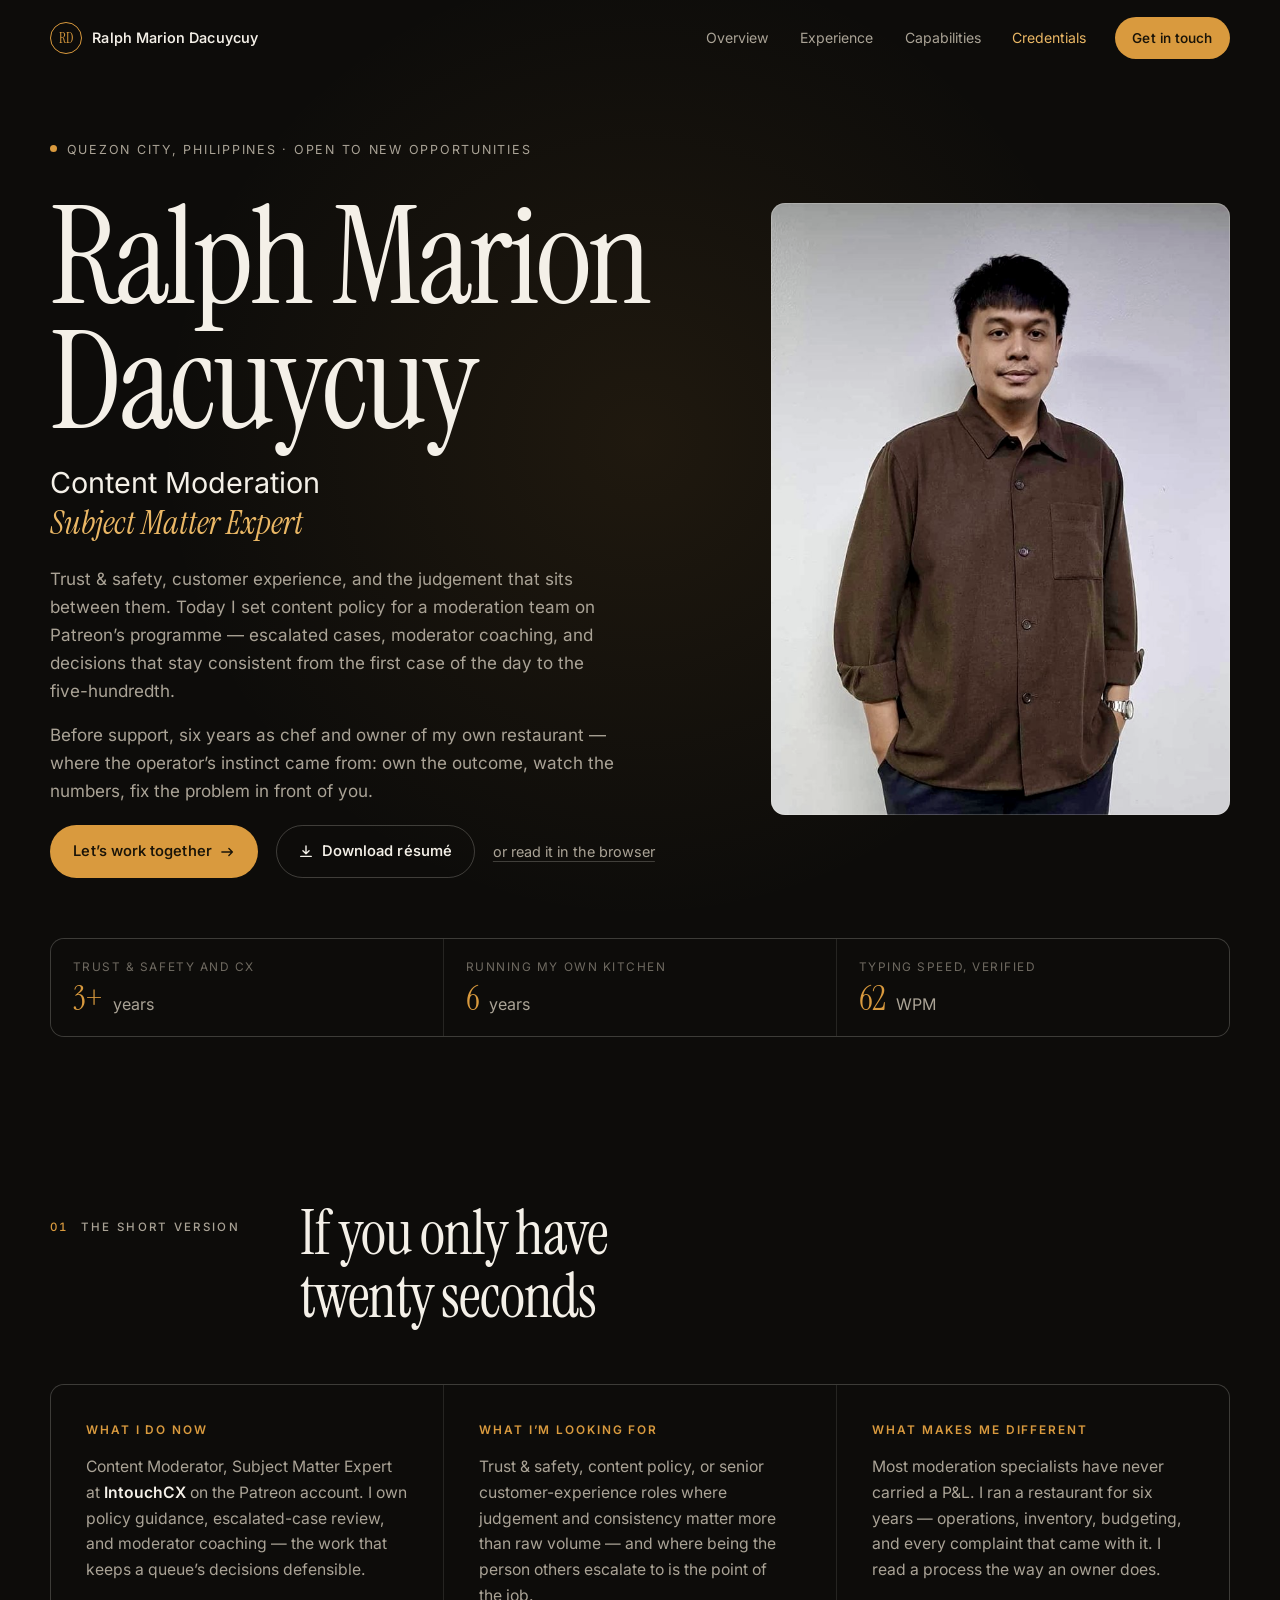
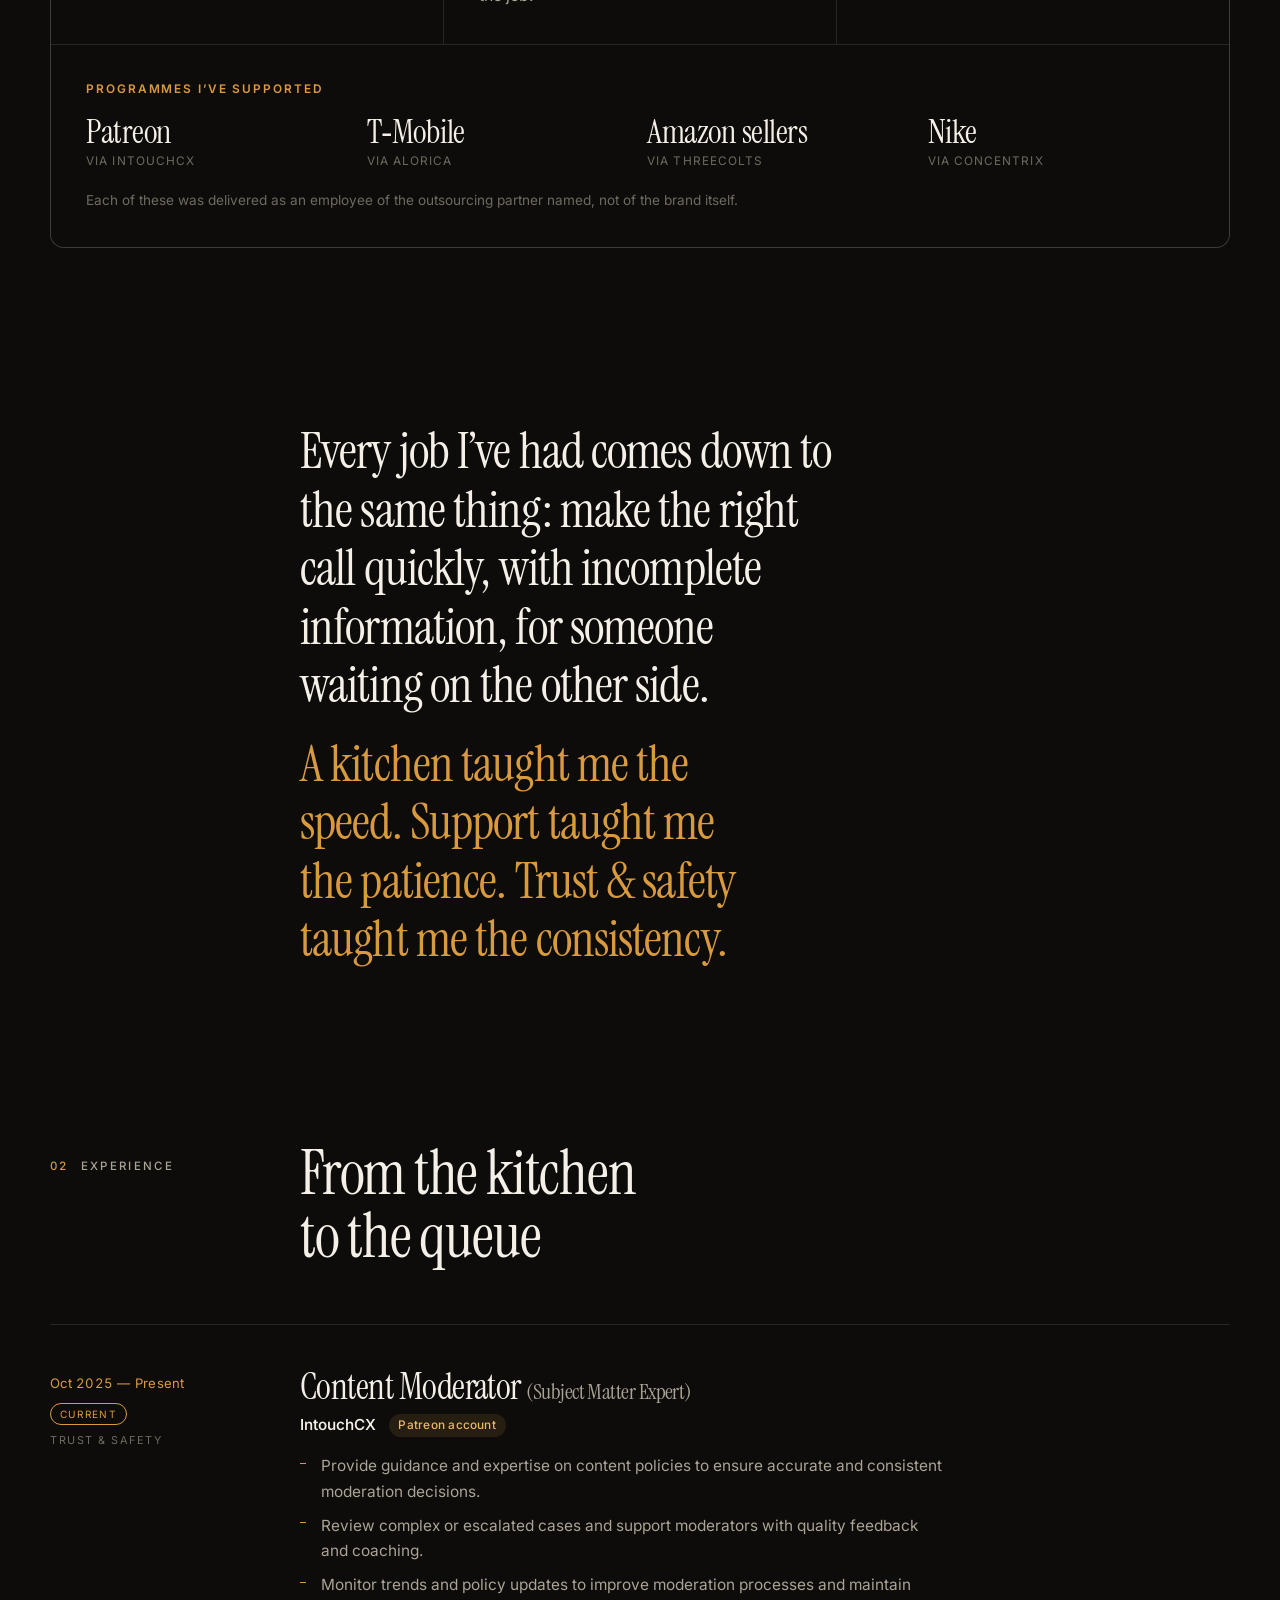
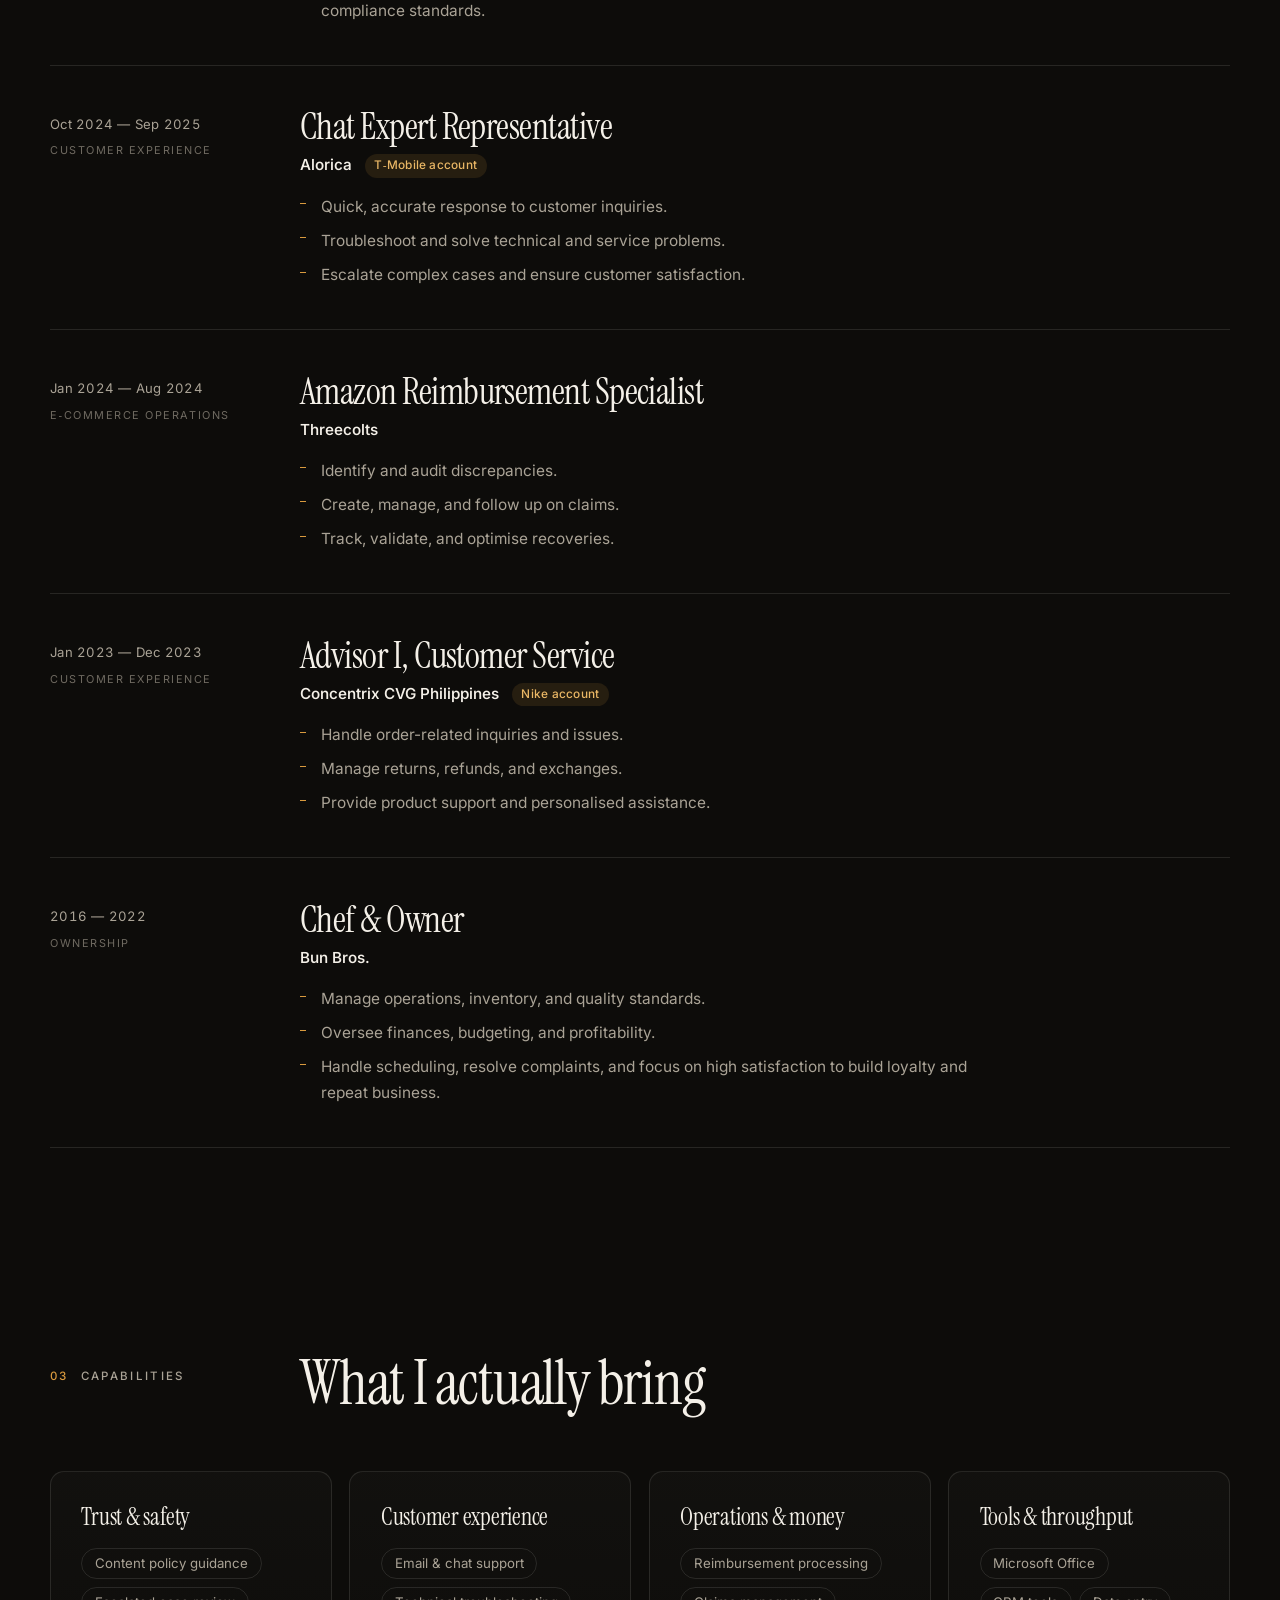
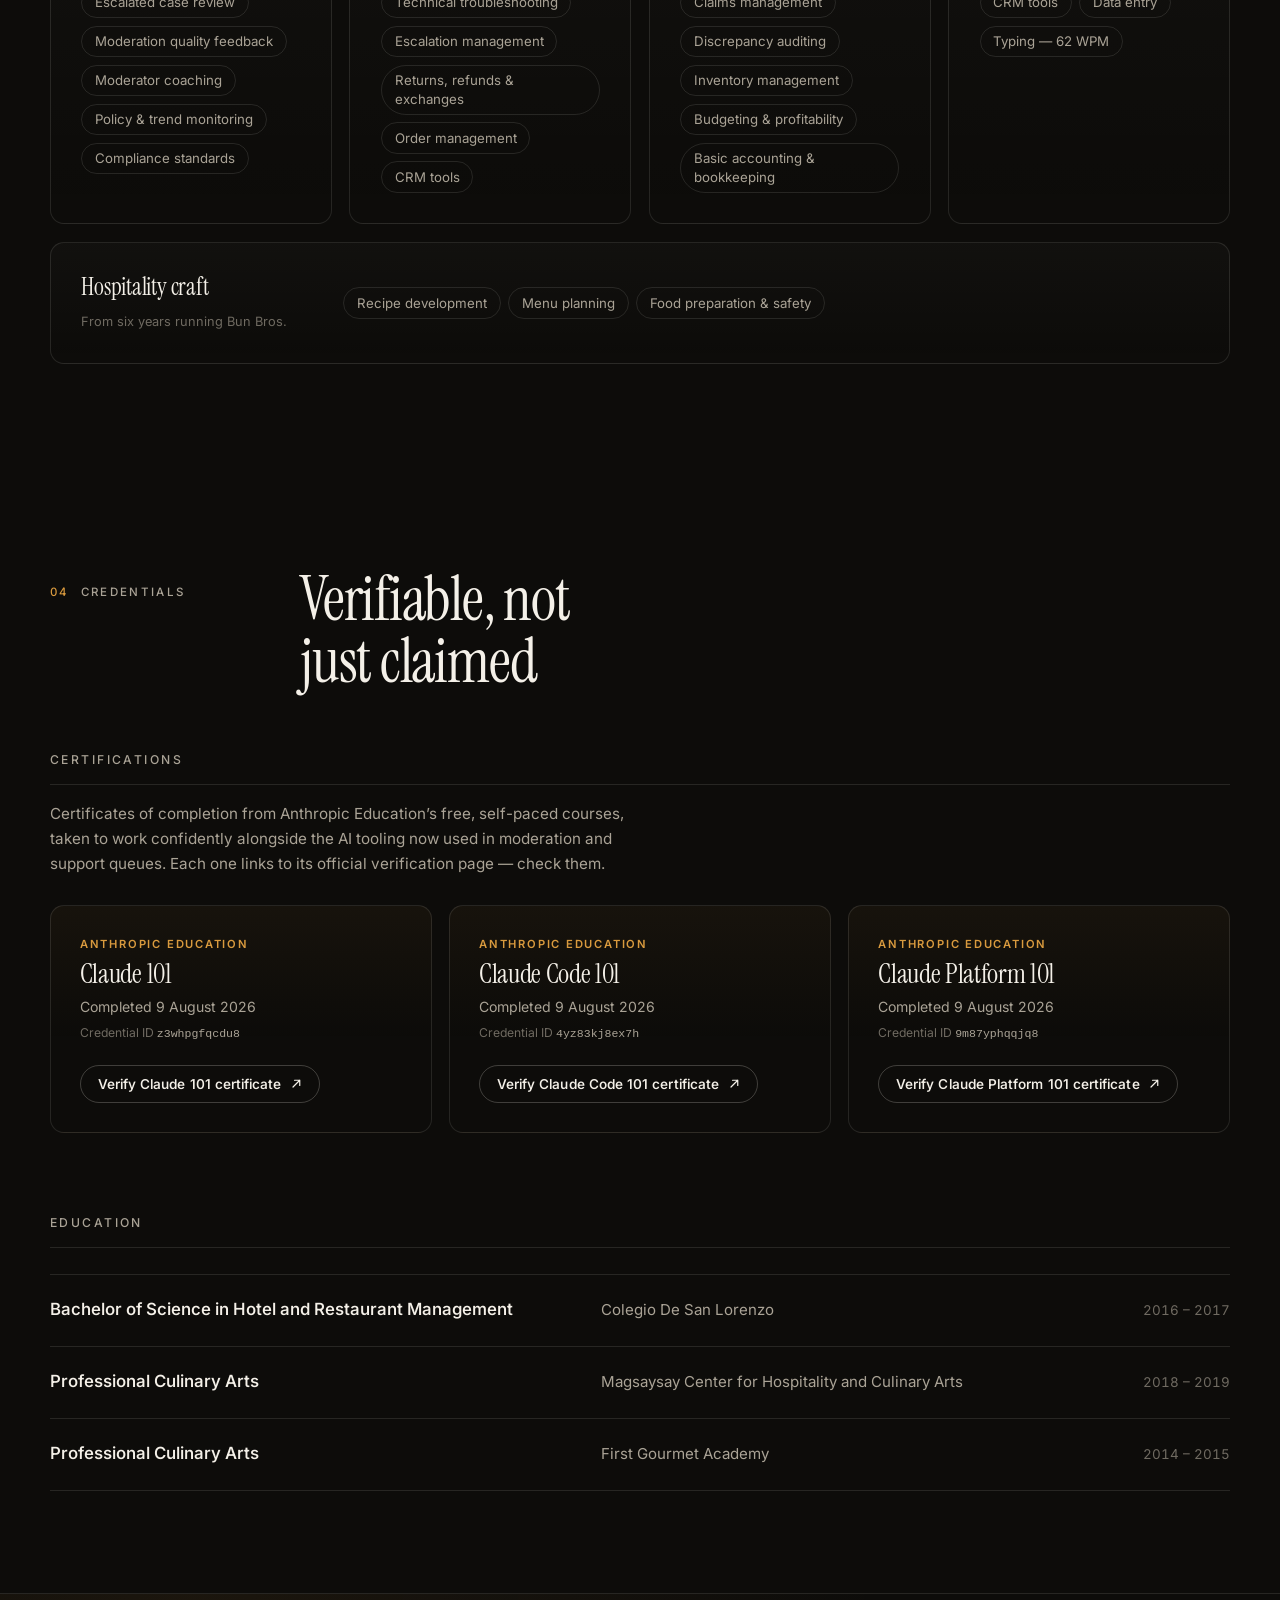
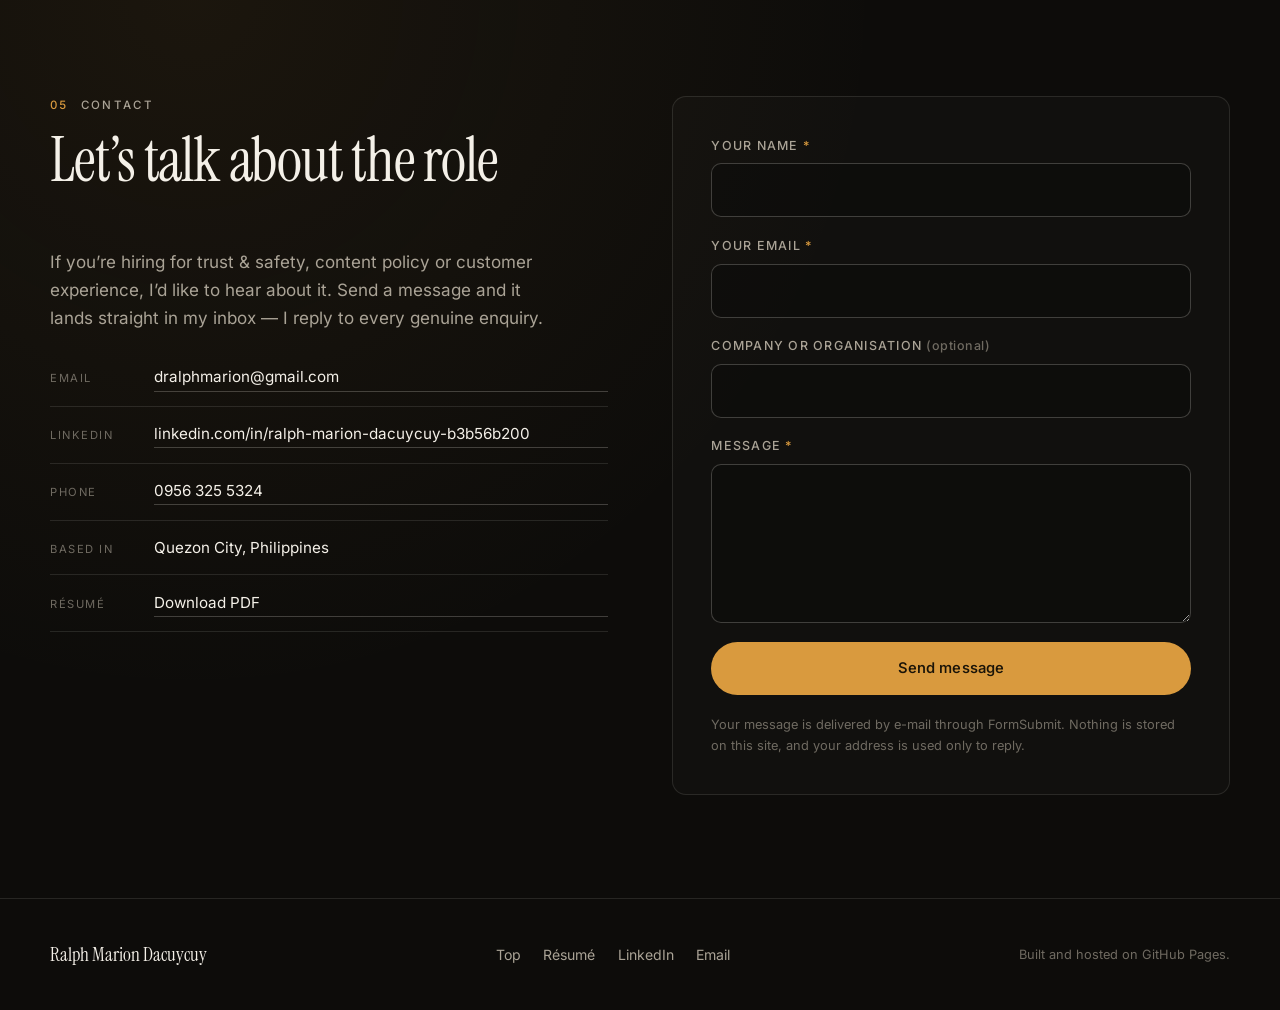
<file: index.html>
<!DOCTYPE html>
<html lang="en">
<head>
<meta charset="utf-8">
<meta name="viewport" content="width=device-width, initial-scale=1">
<title>Ralph Marion Dacuycuy &mdash; Content Moderation &amp; Trust &amp; Safety Specialist</title>
<meta name="description" content="Ralph Marion Dacuycuy is a Content Moderation Subject Matter Expert based in Quezon City, Philippines. Three years across trust &amp; safety and customer experience programmes for Patreon, T-Mobile, Nike and Amazon sellers &mdash; after six years running his own restaurant.">
<meta name="author" content="Ralph Marion Dacuycuy">
<link rel="canonical" href="https://dralphmarion-hash.github.io/ralphmariondacuycuy/">

<meta property="og:type" content="profile">
<meta property="og:title" content="Ralph Marion Dacuycuy &mdash; Content Moderation &amp; Trust &amp; Safety Specialist">
<meta property="og:description" content="Content Moderation Subject Matter Expert. Three years in trust &amp; safety and customer experience, after six years running his own restaurant.">
<meta property="og:url" content="https://dralphmarion-hash.github.io/ralphmariondacuycuy/">
<meta property="og:image" content="https://dralphmarion-hash.github.io/ralphmariondacuycuy/assets/img/og.jpg">
<meta property="og:image:width" content="1200">
<meta property="og:image:height" content="630">
<meta property="og:image:alt" content="Ralph Marion Dacuycuy, Content Moderation Subject Matter Expert">
<meta property="og:locale" content="en_PH">
<meta property="profile:first_name" content="Ralph Marion">
<meta property="profile:last_name" content="Dacuycuy">
<meta name="twitter:card" content="summary_large_image">
<meta name="twitter:title" content="Ralph Marion Dacuycuy &mdash; Content Moderation &amp; Trust &amp; Safety Specialist">
<meta name="twitter:description" content="Content Moderation Subject Matter Expert. Three years in trust &amp; safety and customer experience, after six years running his own restaurant.">
<meta name="twitter:image" content="https://dralphmarion-hash.github.io/ralphmariondacuycuy/assets/img/og.jpg">
<meta name="theme-color" content="#0d0c0a">

<link rel="icon" href="assets/img/favicon.svg" type="image/svg+xml">
<link rel="alternate icon" href="assets/img/favicon-32.png" sizes="32x32" type="image/png">
<link rel="apple-touch-icon" href="assets/img/apple-touch-icon.png">

<link rel="preload" href="assets/fonts/instrument-serif-latin-400.woff2" as="font" type="font/woff2" crossorigin>
<link rel="preload" href="assets/fonts/inter-latin-var.woff2" as="font" type="font/woff2" crossorigin>
<link rel="stylesheet" href="assets/css/site.css">
<script>document.documentElement.classList.add('js');</script>

<script type="application/ld+json">
{
  "@context": "https://schema.org",
  "@type": "Person",
  "name": "Ralph Marion Dacuycuy",
  "jobTitle": "Content Moderator (Subject Matter Expert)",
  "url": "https://dralphmarion-hash.github.io/ralphmariondacuycuy/",
  "email": "mailto:dralphmarion@gmail.com",
  "sameAs": ["https://www.linkedin.com/in/ralph-marion-dacuycuy-b3b56b200/"],
  "image": "https://dralphmarion-hash.github.io/ralphmariondacuycuy/assets/img/portrait-720.jpg",
  "address": {
    "@type": "PostalAddress",
    "addressLocality": "Quezon City",
    "addressCountry": "PH"
  },
  "worksFor": { "@type": "Organization", "name": "IntouchCX" },
  "alumniOf": [
    { "@type": "EducationalOrganization", "name": "Colegio De San Lorenzo" },
    { "@type": "EducationalOrganization", "name": "Magsaysay Center for Hospitality and Culinary Arts" },
    { "@type": "EducationalOrganization", "name": "First Gourmet Academy" }
  ],
  "knowsAbout": [
    "Content moderation",
    "Trust and safety",
    "Content policy",
    "Customer experience",
    "Escalation management",
    "Amazon reimbursement claims",
    "Inventory management",
    "Restaurant operations"
  ]
}
</script>
</head>

<body>
<a class="skip-link" href="#main">Skip to main content</a>

<header class="site-header" id="site-header">
  <div class="wrap header-inner">
    <a class="brand" href="#top">
      <span class="brand-mark" aria-hidden="true">RD</span>
      <span class="brand-name">Ralph Marion Dacuycuy</span>
    </a>

    <nav class="nav-desktop" aria-label="Section navigation">
      <ul>
        <li><a href="#brief" class="nav-link">Overview</a></li>
        <li><a href="#experience" class="nav-link">Experience</a></li>
        <li><a href="#capabilities" class="nav-link">Capabilities</a></li>
        <li><a href="#credentials" class="nav-link">Credentials</a></li>
      </ul>
    </nav>

    <div class="header-actions">
      <a class="btn btn-sm btn-primary" href="#contact">Get in touch</a>
      <button class="nav-toggle" id="nav-toggle" type="button" aria-expanded="false" aria-controls="nav-mobile">
        <span class="nav-toggle-bars" aria-hidden="true"><span></span><span></span></span>
        <span class="sr-only">Open menu</span>
      </button>
    </div>
  </div>
  <div class="scroll-progress" id="scroll-progress" aria-hidden="true"></div>
</header>

<div class="nav-mobile" id="nav-mobile" hidden>
  <nav aria-label="Mobile navigation">
    <ul>
      <li><a href="#brief">Overview</a></li>
      <li><a href="#experience">Experience</a></li>
      <li><a href="#capabilities">Capabilities</a></li>
      <li><a href="#credentials">Credentials</a></li>
      <li><a href="#contact">Contact</a></li>
    </ul>
  </nav>
  <div class="nav-mobile-foot">
    <a class="btn btn-ghost" href="assets/docs/Ralph-Marion-Dacuycuy-Resume.pdf" download>Download r&eacute;sum&eacute; (PDF)</a>
  </div>
</div>

<main id="main">

  <!-- ============ HERO ============ -->
  <section class="hero" id="top">
    <div class="wrap hero-grid">
      <p class="hero-eyebrow">
        <span class="status-dot" aria-hidden="true"></span>
        Quezon City, Philippines &middot; Open to new opportunities
      </p>

      <h1 class="hero-title">Ralph Marion<br>Dacuycuy</h1>

      <p class="hero-role">
        Content Moderation <em>Subject&nbsp;Matter&nbsp;Expert</em>
      </p>

      <figure class="hero-portrait">
        <img src="assets/img/portrait-720.jpg"
             srcset="assets/img/portrait-720.jpg 720w, assets/img/portrait-1080.jpg 1080w"
             sizes="(min-width: 900px) 32vw, 62vw"
             width="720" height="960"
             alt="Portrait of Ralph Marion Dacuycuy"
             fetchpriority="high">
      </figure>

      <div class="hero-lede">
        <p>
          Trust &amp; safety, customer experience, and the judgement that sits between them.
          Today I set content policy for a moderation team on Patreon&rsquo;s programme &mdash;
          escalated cases, moderator coaching, and decisions that stay consistent from the
          first case of the day to the five-hundredth.
        </p>
        <p>
          Before support, six years as chef and owner of my own restaurant &mdash; where the
          operator&rsquo;s instinct came from: own the outcome, watch the numbers, fix the
          problem in front of you.
        </p>
      </div>

      <div class="hero-cta">
        <a class="btn btn-primary" href="#contact">
          Let&rsquo;s work together
          <svg aria-hidden="true" viewBox="0 0 16 16" width="14" height="14"><path d="M1 8h12M9 4l4 4-4 4" fill="none" stroke="currentColor" stroke-width="1.6" stroke-linecap="round" stroke-linejoin="round"/></svg>
        </a>
        <a class="btn btn-ghost" href="assets/docs/Ralph-Marion-Dacuycuy-Resume.pdf" download>
          <svg aria-hidden="true" viewBox="0 0 16 16" width="14" height="14"><path d="M8 1v9m0 0L4.5 6.5M8 10l3.5-3.5M2 13h12" fill="none" stroke="currentColor" stroke-width="1.6" stroke-linecap="round" stroke-linejoin="round"/></svg>
          Download r&eacute;sum&eacute;
        </a>
        <a class="link-quiet" href="resume.html">or read it in the browser</a>
      </div>

      <dl class="hero-facts">
        <div class="fact">
          <dt>Trust &amp; safety and CX</dt>
          <dd><span class="fact-num">3+</span> years</dd>
        </div>
        <div class="fact">
          <dt>Running my own kitchen</dt>
          <dd><span class="fact-num">6</span> years</dd>
        </div>
        <div class="fact">
          <dt>Typing speed, verified</dt>
          <dd><span class="fact-num">62</span> WPM</dd>
        </div>
      </dl>
    </div>
  </section>

  <!-- ============ THE BRIEF ============ -->
  <section class="section section-brief" id="brief" aria-labelledby="brief-title">
    <div class="wrap">
      <div class="section-head reveal">
        <p class="label"><span class="num">01</span> The short version</p>
        <h2 class="section-title" id="brief-title">If you only have twenty seconds</h2>
      </div>

      <div class="brief-grid">
        <div class="brief-card reveal">
          <h3>What I do now</h3>
          <p>
            Content Moderator, Subject Matter Expert at <strong>IntouchCX</strong> on the
            Patreon account. I own policy guidance, escalated-case review, and moderator
            coaching &mdash; the work that keeps a queue&rsquo;s decisions defensible.
          </p>
        </div>

        <div class="brief-card reveal">
          <h3>What I&rsquo;m looking for</h3>
          <p>
            Trust &amp; safety, content policy, or senior customer-experience roles where
            judgement and consistency matter more than raw volume &mdash; and where being
            the person others escalate to is the point of the job.
          </p>
        </div>

        <div class="brief-card reveal">
          <h3>What makes me different</h3>
          <p>
            Most moderation specialists have never carried a P&amp;L. I ran a restaurant
            for six years &mdash; operations, inventory, budgeting, and every complaint that
            came with it. I read a process the way an owner does.
          </p>
        </div>

        <div class="brief-card brief-card-wide reveal">
          <h3>Programmes I&rsquo;ve supported</h3>
          <ul class="account-list">
            <li><span class="account-name">Patreon</span><span class="account-via">via IntouchCX</span></li>
            <li><span class="account-name">T&#8209;Mobile</span><span class="account-via">via Alorica</span></li>
            <li><span class="account-name">Amazon sellers</span><span class="account-via">via Threecolts</span></li>
            <li><span class="account-name">Nike</span><span class="account-via">via Concentrix</span></li>
          </ul>
          <p class="account-note">
            Each of these was delivered as an employee of the outsourcing partner named,
            not of the brand itself.
          </p>
        </div>
      </div>
    </div>
  </section>

  <!-- ============ THROUGH-LINE ============ -->
  <section class="section section-pull" aria-label="Career through-line">
    <div class="wrap">
      <blockquote class="pull-quote reveal">
        <p>
          Every job I&rsquo;ve had comes down to the same thing: make the right call quickly,
          with incomplete information, for someone waiting on the other side.
          <span class="pull-accent">A kitchen taught me the speed. Support taught me the
          patience. Trust &amp; safety taught me the consistency.</span>
        </p>
      </blockquote>
    </div>
  </section>

  <!-- ============ EXPERIENCE ============ -->
  <section class="section section-experience" id="experience" aria-labelledby="experience-title">
    <div class="wrap">
      <div class="section-head reveal">
        <p class="label"><span class="num">02</span> Experience</p>
        <h2 class="section-title" id="experience-title">From the kitchen to the queue</h2>
      </div>

      <ol class="timeline">
        <li class="tl-item reveal" data-current="true">
          <div class="tl-meta">
            <p class="tl-date">Oct 2025 &mdash; Present</p>
            <p class="tl-tag">Trust &amp; safety</p>
          </div>
          <div class="tl-body">
            <h3 class="tl-role">Content Moderator <span class="tl-qual">(Subject Matter Expert)</span></h3>
            <p class="tl-org">IntouchCX <span class="tl-account">Patreon account</span></p>
            <ul class="tl-points">
              <li>Provide guidance and expertise on content policies to ensure accurate and consistent moderation decisions.</li>
              <li>Review complex or escalated cases and support moderators with quality feedback and coaching.</li>
              <li>Monitor trends and policy updates to improve moderation processes and maintain compliance standards.</li>
            </ul>
          </div>
        </li>

        <li class="tl-item reveal">
          <div class="tl-meta">
            <p class="tl-date">Oct 2024 &mdash; Sep 2025</p>
            <p class="tl-tag">Customer experience</p>
          </div>
          <div class="tl-body">
            <h3 class="tl-role">Chat Expert Representative</h3>
            <p class="tl-org">Alorica <span class="tl-account">T&#8209;Mobile account</span></p>
            <ul class="tl-points">
              <li>Quick, accurate response to customer inquiries.</li>
              <li>Troubleshoot and solve technical and service problems.</li>
              <li>Escalate complex cases and ensure customer satisfaction.</li>
            </ul>
          </div>
        </li>

        <li class="tl-item reveal">
          <div class="tl-meta">
            <p class="tl-date">Jan 2024 &mdash; Aug 2024</p>
            <p class="tl-tag">E&#8209;commerce operations</p>
          </div>
          <div class="tl-body">
            <h3 class="tl-role">Amazon Reimbursement Specialist</h3>
            <p class="tl-org">Threecolts</p>
            <ul class="tl-points">
              <li>Identify and audit discrepancies.</li>
              <li>Create, manage, and follow up on claims.</li>
              <li>Track, validate, and optimise recoveries.</li>
            </ul>
          </div>
        </li>

        <li class="tl-item reveal">
          <div class="tl-meta">
            <p class="tl-date">Jan 2023 &mdash; Dec 2023</p>
            <p class="tl-tag">Customer experience</p>
          </div>
          <div class="tl-body">
            <h3 class="tl-role">Advisor I, Customer Service</h3>
            <p class="tl-org">Concentrix CVG Philippines <span class="tl-account">Nike account</span></p>
            <ul class="tl-points">
              <li>Handle order-related inquiries and issues.</li>
              <li>Manage returns, refunds, and exchanges.</li>
              <li>Provide product support and personalised assistance.</li>
            </ul>
          </div>
        </li>

        <li class="tl-item reveal">
          <div class="tl-meta">
            <p class="tl-date">2016 &mdash; 2022</p>
            <p class="tl-tag">Ownership</p>
          </div>
          <div class="tl-body">
            <h3 class="tl-role">Chef &amp; Owner</h3>
            <p class="tl-org">Bun Bros.</p>
            <ul class="tl-points">
              <li>Manage operations, inventory, and quality standards.</li>
              <li>Oversee finances, budgeting, and profitability.</li>
              <li>Handle scheduling, resolve complaints, and focus on high satisfaction to build loyalty and repeat business.</li>
            </ul>
          </div>
        </li>
      </ol>
    </div>
  </section>

  <!-- ============ CAPABILITIES ============ -->
  <section class="section section-capabilities" id="capabilities" aria-labelledby="capabilities-title">
    <div class="wrap">
      <div class="section-head reveal">
        <p class="label"><span class="num">03</span> Capabilities</p>
        <h2 class="section-title" id="capabilities-title">What I actually bring</h2>
      </div>

      <div class="cap-grid">
        <article class="cap-card reveal">
          <h3 class="cap-title">Trust &amp; safety</h3>
          <ul class="tag-list">
            <li>Content policy guidance</li>
            <li>Escalated case review</li>
            <li>Moderation quality feedback</li>
            <li>Moderator coaching</li>
            <li>Policy &amp; trend monitoring</li>
            <li>Compliance standards</li>
          </ul>
        </article>

        <article class="cap-card reveal">
          <h3 class="cap-title">Customer experience</h3>
          <ul class="tag-list">
            <li>Email &amp; chat support</li>
            <li>Technical troubleshooting</li>
            <li>Escalation management</li>
            <li>Returns, refunds &amp; exchanges</li>
            <li>Order management</li>
            <li>CRM tools</li>
          </ul>
        </article>

        <article class="cap-card reveal">
          <h3 class="cap-title">Operations &amp; money</h3>
          <ul class="tag-list">
            <li>Reimbursement processing</li>
            <li>Claims management</li>
            <li>Discrepancy auditing</li>
            <li>Inventory management</li>
            <li>Budgeting &amp; profitability</li>
            <li>Basic accounting &amp; bookkeeping</li>
          </ul>
        </article>

        <article class="cap-card reveal">
          <h3 class="cap-title">Tools &amp; throughput</h3>
          <ul class="tag-list">
            <li>Microsoft Office</li>
            <li>CRM tools</li>
            <li>Data entry</li>
            <li>Typing &mdash; 62 WPM</li>
          </ul>
        </article>

        <article class="cap-card cap-card-quiet reveal">
          <h3 class="cap-title">Hospitality craft</h3>
          <p class="cap-note">From six years running Bun Bros.</p>
          <ul class="tag-list">
            <li>Recipe development</li>
            <li>Menu planning</li>
            <li>Food preparation &amp; safety</li>
          </ul>
        </article>
      </div>
    </div>
  </section>

  <!-- ============ CREDENTIALS ============ -->
  <section class="section section-credentials" id="credentials" aria-labelledby="credentials-title">
    <div class="wrap">
      <div class="section-head reveal">
        <p class="label"><span class="num">04</span> Credentials</p>
        <h2 class="section-title" id="credentials-title">Verifiable, not just claimed</h2>
      </div>

      <h3 class="sub-head reveal">Certifications</h3>
      <p class="sub-note reveal">
        Certificates of completion from Anthropic Education&rsquo;s free, self-paced courses,
        taken to work confidently alongside the AI tooling now used in moderation and support
        queues. Each one links to its official verification page &mdash; check them.
      </p>

      <ul class="cert-grid">
        <li class="cert-card reveal">
          <p class="cert-issuer">Anthropic Education</p>
          <h4 class="cert-name">Claude 101</h4>
          <p class="cert-date"><time datetime="2026-08-09">Completed 9 August 2026</time></p>
          <p class="cert-id">Credential ID <code>z3whpgfqcdu8</code></p>
          <a class="btn btn-outline btn-sm" href="https://verify.skilljar.com/c/z3whpgfqcdu8" target="_blank" rel="noopener noreferrer">
            Verify Claude 101 certificate
            <svg aria-hidden="true" viewBox="0 0 16 16" width="12" height="12"><path d="M6 3h7v7M13 3 4 12" fill="none" stroke="currentColor" stroke-width="1.6" stroke-linecap="round" stroke-linejoin="round"/></svg>
          </a>
        </li>

        <li class="cert-card reveal">
          <p class="cert-issuer">Anthropic Education</p>
          <h4 class="cert-name">Claude Code 101</h4>
          <p class="cert-date"><time datetime="2026-08-09">Completed 9 August 2026</time></p>
          <p class="cert-id">Credential ID <code>4yz83kj8ex7h</code></p>
          <a class="btn btn-outline btn-sm" href="https://verify.skilljar.com/c/4yz83kj8ex7h" target="_blank" rel="noopener noreferrer">
            Verify Claude Code 101 certificate
            <svg aria-hidden="true" viewBox="0 0 16 16" width="12" height="12"><path d="M6 3h7v7M13 3 4 12" fill="none" stroke="currentColor" stroke-width="1.6" stroke-linecap="round" stroke-linejoin="round"/></svg>
          </a>
        </li>

        <li class="cert-card reveal">
          <p class="cert-issuer">Anthropic Education</p>
          <h4 class="cert-name">Claude Platform 101</h4>
          <p class="cert-date"><time datetime="2026-08-09">Completed 9 August 2026</time></p>
          <p class="cert-id">Credential ID <code>9m87yphqqjq8</code></p>
          <a class="btn btn-outline btn-sm" href="https://verify.skilljar.com/c/9m87yphqqjq8" target="_blank" rel="noopener noreferrer">
            Verify Claude Platform 101 certificate
            <svg aria-hidden="true" viewBox="0 0 16 16" width="12" height="12"><path d="M6 3h7v7M13 3 4 12" fill="none" stroke="currentColor" stroke-width="1.6" stroke-linecap="round" stroke-linejoin="round"/></svg>
          </a>
        </li>
      </ul>

      <h3 class="sub-head reveal">Education</h3>
      <ul class="edu-list">
        <li class="edu-item reveal">
          <p class="edu-award">Bachelor of Science in Hotel and Restaurant Management</p>
          <p class="edu-school">Colegio De San Lorenzo</p>
          <p class="edu-years">2016 &ndash; 2017</p>
        </li>
        <li class="edu-item reveal">
          <p class="edu-award">Professional Culinary Arts</p>
          <p class="edu-school">Magsaysay Center for Hospitality and Culinary Arts</p>
          <p class="edu-years">2018 &ndash; 2019</p>
        </li>
        <li class="edu-item reveal">
          <p class="edu-award">Professional Culinary Arts</p>
          <p class="edu-school">First Gourmet Academy</p>
          <p class="edu-years">2014 &ndash; 2015</p>
        </li>
      </ul>
    </div>
  </section>

  <!-- ============ CONTACT ============ -->
  <section class="section section-contact" id="contact" aria-labelledby="contact-title">
    <div class="wrap contact-grid">
      <div class="contact-intro">
        <div class="section-head reveal">
          <p class="label"><span class="num">05</span> Contact</p>
          <h2 class="section-title" id="contact-title">Let&rsquo;s talk about the role</h2>
        </div>
        <p class="contact-blurb reveal">
          If you&rsquo;re hiring for trust &amp; safety, content policy or customer experience,
          I&rsquo;d like to hear about it. Send a message and it lands straight in my inbox &mdash;
          I reply to every genuine enquiry.
        </p>

        <ul class="contact-direct reveal">
          <li>
            <span class="cd-label">Email</span>
            <a href="mailto:dralphmarion@gmail.com">dralphmarion@gmail.com</a>
          </li>
          <li>
            <span class="cd-label">LinkedIn</span>
            <a href="https://www.linkedin.com/in/ralph-marion-dacuycuy-b3b56b200/"
               target="_blank" rel="noopener noreferrer">linkedin.com/in/ralph-marion-dacuycuy-b3b56b200</a>
          </li>
          <li>
            <span class="cd-label">Phone</span>
            <a href="tel:+639563255324">0956 325 5324</a>
          </li>
          <li>
            <span class="cd-label">Based in</span>
            <span>Quezon City, Philippines</span>
          </li>
          <li>
            <span class="cd-label">R&eacute;sum&eacute;</span>
            <a href="assets/docs/Ralph-Marion-Dacuycuy-Resume.pdf" download>Download PDF</a>
          </li>
        </ul>
      </div>

      <div class="contact-form-wrap reveal">
        <form class="contact-form" id="contact-form" novalidate
              action="https://formsubmit.co/dralphmarion@gmail.com" method="POST">
          <input type="hidden" name="_subject" value="Portfolio enquiry for Ralph Marion Dacuycuy">
          <input type="hidden" name="_template" value="table">
          <input type="hidden" name="_captcha" value="false">
          <input type="text" name="_honey" class="honeypot" tabindex="-1" autocomplete="off" aria-hidden="true">

          <div class="field">
            <label for="cf-name">Your name <span class="req" aria-hidden="true">*</span></label>
            <input type="text" id="cf-name" name="name" required autocomplete="name"
                   aria-describedby="cf-name-err" maxlength="120">
            <p class="field-err" id="cf-name-err" role="alert"></p>
          </div>

          <div class="field">
            <label for="cf-email">Your email <span class="req" aria-hidden="true">*</span></label>
            <input type="email" id="cf-email" name="email" required autocomplete="email"
                   aria-describedby="cf-email-err" maxlength="180">
            <p class="field-err" id="cf-email-err" role="alert"></p>
          </div>

          <div class="field">
            <label for="cf-company">Company or organisation <span class="opt">(optional)</span></label>
            <input type="text" id="cf-company" name="company" autocomplete="organization" maxlength="120">
          </div>

          <div class="field">
            <label for="cf-message">Message <span class="req" aria-hidden="true">*</span></label>
            <textarea id="cf-message" name="message" rows="5" required
                      aria-describedby="cf-message-err" maxlength="4000"></textarea>
            <p class="field-err" id="cf-message-err" role="alert"></p>
          </div>

          <button class="btn btn-primary btn-block" type="submit" id="cf-submit">
            <span class="btn-label">Send message</span>
            <span class="spinner" aria-hidden="true"></span>
          </button>

          <p class="form-status" id="form-status" role="status" aria-live="polite"></p>
          <p class="form-fineprint">
            Your message is delivered by e-mail through FormSubmit. Nothing is stored on this
            site, and your address is used only to reply.
          </p>
        </form>
      </div>
    </div>
  </section>
</main>

<footer class="site-footer">
  <div class="wrap footer-inner">
    <p class="footer-name">Ralph Marion Dacuycuy</p>
    <nav class="footer-nav" aria-label="Footer navigation">
      <a href="#top">Top</a>
      <a href="resume.html">R&eacute;sum&eacute;</a>
      <a href="https://www.linkedin.com/in/ralph-marion-dacuycuy-b3b56b200/"
         target="_blank" rel="noopener noreferrer">LinkedIn</a>
      <a href="mailto:dralphmarion@gmail.com">Email</a>
    </nav>
    <p class="footer-note">Built and hosted on GitHub Pages.</p>
  </div>
</footer>

<script src="assets/js/site.js" defer></script>
</body>
</html>
</file>
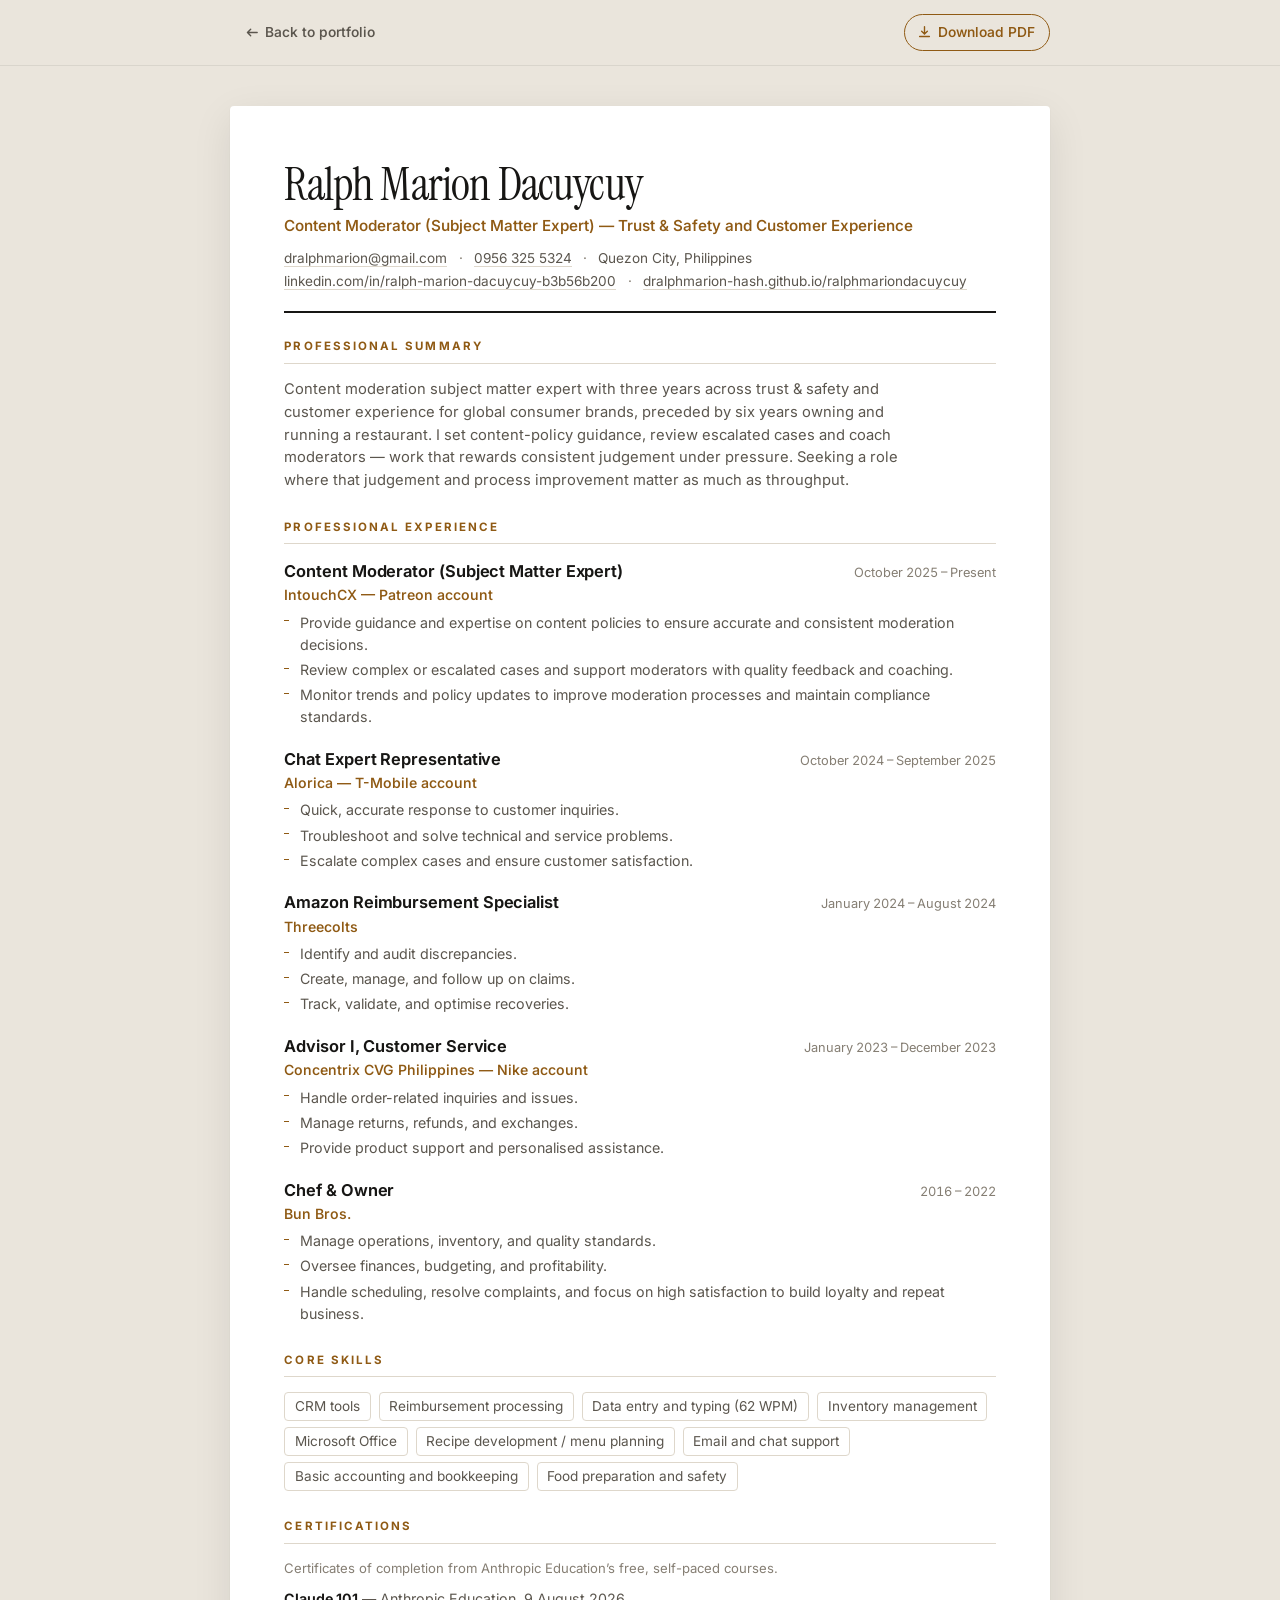
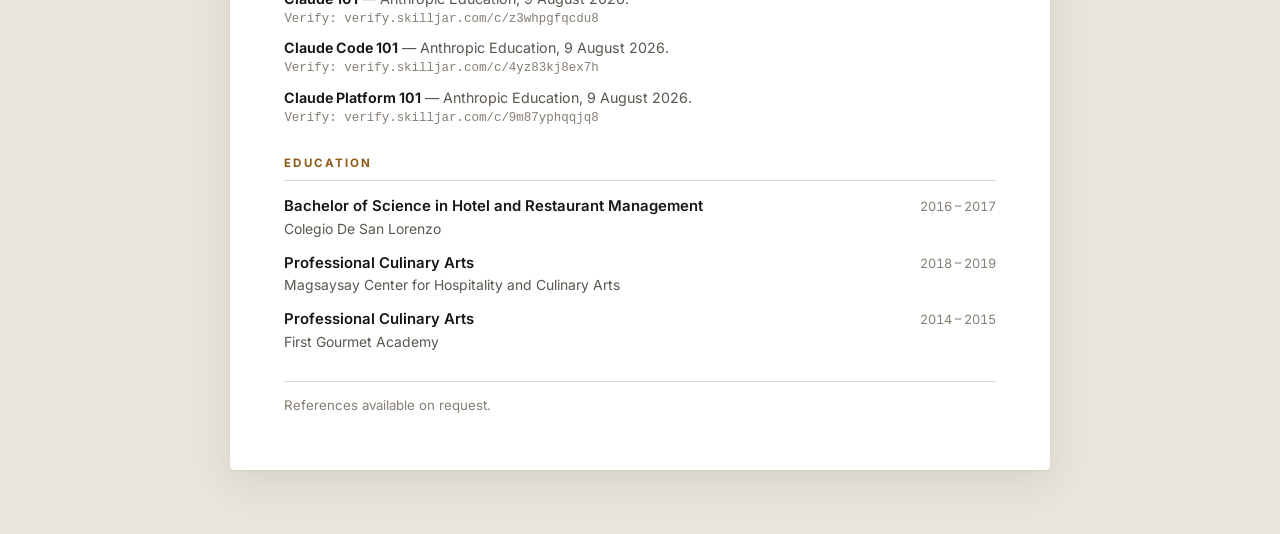
<file: resume.html>
<!DOCTYPE html>
<html lang="en">
<head>
<meta charset="utf-8">
<meta name="viewport" content="width=device-width, initial-scale=1">
<title>R&eacute;sum&eacute; &mdash; Ralph Marion Dacuycuy</title>
<meta name="description" content="R&eacute;sum&eacute; of Ralph Marion Dacuycuy &mdash; Content Moderation Subject Matter Expert in trust &amp; safety and customer experience, Quezon City, Philippines.">
<meta name="author" content="Ralph Marion Dacuycuy">
<link rel="canonical" href="https://dralphmarion-hash.github.io/ralphmariondacuycuy/resume.html">
<meta name="robots" content="index, follow">

<meta property="og:type" content="profile">
<meta property="og:title" content="R&eacute;sum&eacute; &mdash; Ralph Marion Dacuycuy">
<meta property="og:description" content="Content Moderation Subject Matter Expert. Trust &amp; safety, customer experience, and six years running his own restaurant.">
<meta property="og:url" content="https://dralphmarion-hash.github.io/ralphmariondacuycuy/resume.html">
<meta property="og:image" content="https://dralphmarion-hash.github.io/ralphmariondacuycuy/assets/img/og.jpg">
<meta name="theme-color" content="#f7f4ef">

<link rel="icon" href="assets/img/favicon.svg" type="image/svg+xml">
<link rel="alternate icon" href="assets/img/favicon-32.png" sizes="32x32" type="image/png">
<link rel="apple-touch-icon" href="assets/img/apple-touch-icon.png">
<link rel="stylesheet" href="assets/css/resume.css">
</head>

<body>
<a class="skip-link" href="#cv">Skip to r&eacute;sum&eacute;</a>

<div class="page-bar">
  <div class="page-bar-inner">
    <a class="back-link" href="index.html">
      <svg aria-hidden="true" viewBox="0 0 16 16" width="13" height="13"><path d="M15 8H3m4-4L3 8l4 4" fill="none" stroke="currentColor" stroke-width="1.7" stroke-linecap="round" stroke-linejoin="round"/></svg>
      Back to portfolio
    </a>
    <a class="dl-link" href="assets/docs/Ralph-Marion-Dacuycuy-Resume.pdf" download>
      <svg aria-hidden="true" viewBox="0 0 16 16" width="13" height="13"><path d="M8 1v9m0 0L4.5 6.5M8 10l3.5-3.5M2 13h12" fill="none" stroke="currentColor" stroke-width="1.7" stroke-linecap="round" stroke-linejoin="round"/></svg>
      Download PDF
    </a>
  </div>
</div>

<main class="sheet" id="cv">

  <header class="cv-head">
    <h1>Ralph Marion Dacuycuy</h1>
    <p class="cv-title">Content Moderator (Subject Matter Expert) &mdash; Trust &amp; Safety and Customer Experience</p>
    <p class="cv-contact">
      <a href="mailto:dralphmarion@gmail.com">dralphmarion@gmail.com</a>
      <span class="sep">&middot;</span>
      <a href="tel:+639563255324">0956 325 5324</a>
      <span class="sep">&middot;</span>
      Quezon City, Philippines
      <br>
      <a href="https://www.linkedin.com/in/ralph-marion-dacuycuy-b3b56b200/">linkedin.com/in/ralph-marion-dacuycuy-b3b56b200</a>
      <span class="sep">&middot;</span>
      <a href="https://dralphmarion-hash.github.io/ralphmariondacuycuy/">dralphmarion-hash.github.io/ralphmariondacuycuy</a>
    </p>
  </header>

  <section class="cv-block">
    <h2>Professional Summary</h2>
    <p class="cv-summary">
      Content moderation subject matter expert with three years across trust &amp; safety and
      customer experience for global consumer brands, preceded by six years owning and running
      a restaurant. I set content-policy guidance, review escalated cases and coach moderators
      &mdash; work that rewards consistent judgement under pressure. Seeking a role where that
      judgement and process improvement matter as much as throughput.
    </p>
  </section>

  <section class="cv-block">
    <h2>Professional Experience</h2>

    <article class="job">
      <div class="job-head">
        <h3>Content Moderator (Subject Matter Expert)</h3>
        <p class="job-dates">October 2025 &ndash; Present</p>
      </div>
      <p class="job-org">IntouchCX &mdash; Patreon account</p>
      <ul>
        <li>Provide guidance and expertise on content policies to ensure accurate and consistent moderation decisions.</li>
        <li>Review complex or escalated cases and support moderators with quality feedback and coaching.</li>
        <li>Monitor trends and policy updates to improve moderation processes and maintain compliance standards.</li>
      </ul>
    </article>

    <article class="job">
      <div class="job-head">
        <h3>Chat Expert Representative</h3>
        <p class="job-dates">October 2024 &ndash; September 2025</p>
      </div>
      <p class="job-org">Alorica &mdash; T-Mobile account</p>
      <ul>
        <li>Quick, accurate response to customer inquiries.</li>
        <li>Troubleshoot and solve technical and service problems.</li>
        <li>Escalate complex cases and ensure customer satisfaction.</li>
      </ul>
    </article>

    <article class="job">
      <div class="job-head">
        <h3>Amazon Reimbursement Specialist</h3>
        <p class="job-dates">January 2024 &ndash; August 2024</p>
      </div>
      <p class="job-org">Threecolts</p>
      <ul>
        <li>Identify and audit discrepancies.</li>
        <li>Create, manage, and follow up on claims.</li>
        <li>Track, validate, and optimise recoveries.</li>
      </ul>
    </article>

    <article class="job">
      <div class="job-head">
        <h3>Advisor I, Customer Service</h3>
        <p class="job-dates">January 2023 &ndash; December 2023</p>
      </div>
      <p class="job-org">Concentrix CVG Philippines &mdash; Nike account</p>
      <ul>
        <li>Handle order-related inquiries and issues.</li>
        <li>Manage returns, refunds, and exchanges.</li>
        <li>Provide product support and personalised assistance.</li>
      </ul>
    </article>

    <article class="job">
      <div class="job-head">
        <h3>Chef &amp; Owner</h3>
        <p class="job-dates">2016 &ndash; 2022</p>
      </div>
      <p class="job-org">Bun Bros.</p>
      <ul>
        <li>Manage operations, inventory, and quality standards.</li>
        <li>Oversee finances, budgeting, and profitability.</li>
        <li>Handle scheduling, resolve complaints, and focus on high satisfaction to build loyalty and repeat business.</li>
      </ul>
    </article>
  </section>

  <section class="cv-block">
    <h2>Core Skills</h2>
    <ul class="skills">
      <li>CRM tools</li>
      <li>Reimbursement processing</li>
      <li>Data entry and typing (62 WPM)</li>
      <li>Inventory management</li>
      <li>Microsoft Office</li>
      <li>Recipe development / menu planning</li>
      <li>Email and chat support</li>
      <li>Basic accounting and bookkeeping</li>
      <li>Food preparation and safety</li>
    </ul>
  </section>

  <section class="cv-block">
    <h2>Certifications</h2>
    <p class="cv-note">Certificates of completion from Anthropic Education&rsquo;s free, self-paced courses.</p>
    <ul class="certs">
      <li>
        <span class="cert-title">Claude 101</span> &mdash; Anthropic Education, 9 August 2026.
        <span class="cert-verify">Verify: verify.skilljar.com/c/z3whpgfqcdu8</span>
      </li>
      <li>
        <span class="cert-title">Claude Code 101</span> &mdash; Anthropic Education, 9 August 2026.
        <span class="cert-verify">Verify: verify.skilljar.com/c/4yz83kj8ex7h</span>
      </li>
      <li>
        <span class="cert-title">Claude Platform 101</span> &mdash; Anthropic Education, 9 August 2026.
        <span class="cert-verify">Verify: verify.skilljar.com/c/9m87yphqqjq8</span>
      </li>
    </ul>
  </section>

  <section class="cv-block">
    <h2>Education</h2>
    <ul class="edu">
      <li>
        <span class="edu-award">Bachelor of Science in Hotel and Restaurant Management</span>
        <span class="edu-school">Colegio De San Lorenzo</span>
        <span class="edu-years">2016 &ndash; 2017</span>
      </li>
      <li>
        <span class="edu-award">Professional Culinary Arts</span>
        <span class="edu-school">Magsaysay Center for Hospitality and Culinary Arts</span>
        <span class="edu-years">2018 &ndash; 2019</span>
      </li>
      <li>
        <span class="edu-award">Professional Culinary Arts</span>
        <span class="edu-school">First Gourmet Academy</span>
        <span class="edu-years">2014 &ndash; 2015</span>
      </li>
    </ul>
  </section>

  <p class="cv-foot">References available on request.</p>

</main>
</body>
</html>
</file>
<file: assets/css/site.css>
/* ==========================================================================
   Ralph Marion Dacuycuy - portfolio
   Hand-written CSS, no framework, no build step.
   ========================================================================== */

/* ---------- Fonts (self-hosted, latin subset) ---------- */
@font-face {
  font-family: 'Instrument Serif';
  src: url('../fonts/instrument-serif-latin-400.woff2') format('woff2');
  font-weight: 400;
  font-style: normal;
  font-display: swap;
}
@font-face {
  font-family: 'Instrument Serif';
  src: url('../fonts/instrument-serif-latin-400-italic.woff2') format('woff2');
  font-weight: 400;
  font-style: italic;
  font-display: swap;
}
@font-face {
  font-family: 'Inter';
  src: url('../fonts/inter-latin-var.woff2') format('woff2');
  font-weight: 100 900;
  font-style: normal;
  font-display: swap;
}

/* ---------- Tokens ---------- */
:root {
  --ink:        #0d0c0a;
  --ink-raise:  #141311;
  --paper:      #f4f0e8;
  --paper-dim:  #aaa396;
  --paper-faint:#6f6a61;
  --accent:     #d99a3e;
  --accent-hi:  #eab765;
  --accent-ink: #1a1408;
  --line:       rgba(244, 240, 232, 0.11);
  --line-strong:rgba(244, 240, 232, 0.22);

  --font-display: 'Instrument Serif', Georgia, 'Times New Roman', serif;
  --font-sans: 'Inter', -apple-system, BlinkMacSystemFont, 'Segoe UI', Roboto,
               'Helvetica Neue', Arial, sans-serif;

  --gutter: clamp(1.25rem, 4vw, 3rem);
  --maxw: 1180px;
  --rail: 210px;              /* editorial left column on desktop */
  --section-y: clamp(3.5rem, 8vw, 6.5rem);
  --radius: 14px;
  --ease: cubic-bezier(0.22, 0.61, 0.36, 1);
}

/* ---------- Reset ---------- */
*, *::before, *::after { box-sizing: border-box; }
html {
  -webkit-text-size-adjust: 100%;
  scroll-behavior: smooth;
  scroll-padding-top: 90px;
}
body {
  margin: 0;
  background: var(--ink);
  color: var(--paper);
  font-family: var(--font-sans);
  font-size: 1.0625rem;
  line-height: 1.65;
  text-wrap: pretty;
  font-synthesis-weight: none;
  -webkit-font-smoothing: antialiased;
  overflow-x: clip;
}
h1, h2, h3, h4, p, ul, ol, dl, dd, figure, blockquote { margin: 0; }
ul, ol { padding: 0; list-style: none; }
img { display: block; max-width: 100%; height: auto; }
a { color: inherit; }
button { font: inherit; color: inherit; }

:where(a, button, input, textarea, summary):focus-visible {
  outline: 2px solid var(--accent-hi);
  outline-offset: 3px;
  border-radius: 3px;
}

/* ---------- Helpers ---------- */
.wrap {
  width: min(100% - (var(--gutter) * 2), var(--maxw));
  margin-inline: auto;
}
.sr-only {
  position: absolute; width: 1px; height: 1px;
  padding: 0; margin: -1px; overflow: hidden;
  clip: rect(0 0 0 0); clip-path: inset(50%); white-space: nowrap;
}
.skip-link {
  position: absolute; left: 50%; top: 0; transform: translate(-50%, -120%);
  z-index: 200; background: var(--accent); color: var(--accent-ink);
  padding: 0.7rem 1.2rem; font-weight: 600; font-size: 0.9rem;
  border-radius: 0 0 8px 8px; text-decoration: none;
  transition: transform 0.2s var(--ease);
}
.skip-link:focus { transform: translate(-50%, 0); }

.label {
  font-size: 0.72rem;
  letter-spacing: 0.2em;
  text-transform: uppercase;
  color: var(--paper-dim);
  font-weight: 500;
}
.label .num {
  color: var(--accent);
  font-variant-numeric: tabular-nums;
  margin-right: 0.6em;
}

/* ---------- Reveal on scroll (only when JS is running) ---------- */
.js .reveal {
  opacity: 0;
  transform: translateY(18px);
  transition: opacity 0.7s var(--ease), transform 0.7s var(--ease);
  transition-delay: var(--reveal-delay, 0ms);
}
.js .reveal.is-visible { opacity: 1; transform: none; }

@media (prefers-reduced-motion: reduce) {
  html { scroll-behavior: auto; }
  .js .reveal { opacity: 1; transform: none; transition: none; }
  *, *::before, *::after {
    animation-duration: 0.01ms !important;
    animation-iteration-count: 1 !important;
    transition-duration: 0.01ms !important;
    scroll-behavior: auto !important;
  }
}

/* ==========================================================================
   Buttons
   ========================================================================== */
.btn {
  display: inline-flex;
  align-items: center;
  gap: 0.55rem;
  padding: 0.85rem 1.4rem;
  border-radius: 999px;
  border: 1px solid transparent;
  font-size: 0.92rem;
  font-weight: 550;
  letter-spacing: 0.005em;
  text-decoration: none;
  cursor: pointer;
  white-space: nowrap;
  max-width: 100%;
  /* Asymmetric timing: quick to engage, slow to release. */
  transition: background-color 0.9s var(--ease), border-color 0.9s var(--ease),
              color 0.9s var(--ease), transform 0.9s var(--ease);
}
.btn:hover { transform: translateY(-2px); transition-duration: 0.25s; }
.btn:active { transform: translateY(0); transition-duration: 0.08s; }
.btn svg { flex: 0 0 auto; }

.btn-primary { background: var(--accent); color: var(--accent-ink); }
.btn-primary:hover { background: var(--accent-hi); }

.btn-ghost { border-color: var(--line-strong); color: var(--paper); background: transparent; }
.btn-ghost:hover { border-color: var(--paper); background: rgba(244, 240, 232, 0.06); }

.btn-outline {
  border-color: var(--line-strong);
  color: var(--paper);
  background: transparent;
  font-size: 0.84rem;
  padding: 0.6rem 1.05rem;
}
.btn-outline:hover { border-color: var(--accent); color: var(--accent-hi); }

.btn-sm { padding: 0.55rem 1.05rem; font-size: 0.85rem; }
.btn-block { width: 100%; justify-content: center; }

.link-quiet {
  color: var(--paper-dim);
  font-size: 0.9rem;
  text-underline-offset: 4px;
  text-decoration-color: var(--line-strong);
}
.link-quiet:hover { color: var(--paper); text-decoration-color: currentColor; }

/* ==========================================================================
   Header
   ========================================================================== */
.site-header {
  position: fixed;
  inset: 0 0 auto 0;
  z-index: 100;
  transition: background-color 0.3s var(--ease), border-color 0.3s var(--ease);
  border-bottom: 1px solid transparent;
}
.site-header.is-stuck {
  background: rgba(13, 12, 10, 0.82);
  backdrop-filter: blur(14px);
  -webkit-backdrop-filter: blur(14px);
  border-bottom-color: var(--line);
}
.header-inner {
  display: flex;
  align-items: center;
  gap: 1rem;
  min-height: 68px;
}
.brand {
  display: inline-flex;
  align-items: center;
  gap: 0.65rem;
  text-decoration: none;
  margin-right: auto;
  min-width: 0;
}
.brand-mark {
  display: grid;
  place-items: center;
  width: 32px; height: 32px;
  flex: 0 0 auto;
  border: 1px solid var(--accent);
  border-radius: 50%;
  color: var(--accent);
  font-family: var(--font-display);
  font-size: 0.86rem;
  letter-spacing: 0.02em;
  padding-left: 1px;
}
.brand-name {
  font-size: 0.9rem;
  font-weight: 550;
  letter-spacing: 0.005em;
  white-space: nowrap;
  overflow: hidden;
  text-overflow: ellipsis;
}

.nav-desktop { display: none; }
.nav-desktop ul { display: flex; gap: 0.35rem; }
.nav-link {
  display: block;
  padding: 0.45rem 0.8rem;
  border-radius: 999px;
  font-size: 0.88rem;
  color: var(--paper-dim);
  text-decoration: none;
  transition: color 0.2s var(--ease), background-color 0.2s var(--ease);
}
.nav-link:hover { color: var(--paper); background: rgba(244, 240, 232, 0.06); }
.nav-link.is-active { color: var(--accent-hi); }

.header-actions { display: flex; align-items: center; gap: 0.6rem; flex: 0 0 auto; }
.header-actions .btn-primary { display: none; }

.nav-toggle {
  display: none;
  width: 42px; height: 42px;
  border: 1px solid var(--line-strong);
  border-radius: 50%;
  background: transparent;
  cursor: pointer;
  align-items: center;
  justify-content: center;
}
.js .nav-toggle { display: inline-flex; }
.nav-toggle-bars { display: grid; gap: 5px; width: 16px; }
.nav-toggle-bars span {
  display: block; height: 1.5px; width: 100%;
  background: var(--paper); border-radius: 2px;
  transition: transform 0.25s var(--ease), opacity 0.2s var(--ease);
}
.nav-toggle[aria-expanded="true"] .nav-toggle-bars span:first-child { transform: translateY(3.25px) rotate(45deg); }
.nav-toggle[aria-expanded="true"] .nav-toggle-bars span:last-child  { transform: translateY(-3.25px) rotate(-45deg); }

.scroll-progress {
  height: 2px;
  width: 100%;
  transform-origin: 0 50%;
  transform: scaleX(var(--progress, 0));
  background: linear-gradient(90deg, var(--accent), var(--accent-hi));
  opacity: 0;
  transition: opacity 0.3s var(--ease);
}
.site-header.is-stuck .scroll-progress { opacity: 1; }

@media (min-width: 900px) {
  .nav-desktop { display: block; }
  .header-actions .btn-primary { display: inline-flex; }
  .js .nav-toggle { display: none; }
  .header-inner { min-height: 76px; }
}

/* ---------- Mobile overlay nav ---------- */
.nav-mobile {
  position: fixed;
  inset: 0;
  z-index: 99;
  background: var(--ink);
  padding: calc(68px + 2rem) var(--gutter) 2rem;
  display: flex;
  flex-direction: column;
  justify-content: space-between;
  overflow-y: auto;
  overscroll-behavior: contain;
}
.nav-mobile[hidden] { display: none; }
.nav-mobile ul { display: grid; gap: 0.25rem; }
/* Scoped to the link list so the footer button keeps its own button styling. */
.nav-mobile nav a {
  display: block;
  padding: 0.7rem 0;
  font-family: var(--font-display);
  font-size: clamp(2rem, 9vw, 2.9rem);
  line-height: 1.1;
  text-decoration: none;
  border-bottom: 1px solid var(--line);
}
.nav-mobile nav a:hover { color: var(--accent-hi); }
.nav-mobile-foot { padding-top: 2rem; }
body.nav-open { overflow: hidden; }

/* ==========================================================================
   Hero
   ========================================================================== */
.hero {
  padding-top: clamp(6.5rem, 13vw, 8.75rem);
  padding-bottom: clamp(2.5rem, 5vw, 4rem);
  position: relative;
  /* The decorative glow below is wider than the viewport on purpose; clip it here
     so it can never contribute to the document's horizontal scroll width. */
  overflow: clip;
}
.hero::before {
  content: '';
  position: absolute;
  top: -10%; left: 50%;
  width: min(120vw, 1100px);
  aspect-ratio: 1;
  transform: translateX(-50%);
  background: radial-gradient(circle, rgba(217, 154, 62, 0.09), transparent 62%);
  pointer-events: none;
  z-index: -1;
}
.hero-grid {
  display: grid;
  gap: 1.25rem 3rem;
  grid-template-areas:
    "eyebrow"
    "title"
    "role"
    "portrait"
    "lede"
    "cta"
    "facts";
}
/* The hero is above the fold, so it never waits on a scroll observer -- it is
   visible by default and only gets a short CSS entrance when motion is welcome. */
@media (prefers-reduced-motion: no-preference) {
  .hero-grid > * { animation: hero-in 0.75s var(--ease) both; }
  .hero-eyebrow  { animation-delay: 0.04s; }
  .hero-title    { animation-delay: 0.10s; }
  .hero-role     { animation-delay: 0.18s; }
  .hero-portrait { animation-delay: 0.14s; }
  .hero-lede     { animation-delay: 0.26s; }
  .hero-cta      { animation-delay: 0.34s; }
  .hero-facts    { animation-delay: 0.42s; }
}
@keyframes hero-in {
  from { opacity: 0; transform: translateY(16px); }
}

.hero-eyebrow  { grid-area: eyebrow; }
.hero-title    { grid-area: title; }
.hero-role     { grid-area: role; }
.hero-portrait { grid-area: portrait; }
.hero-lede     { grid-area: lede; }
.hero-cta      { grid-area: cta; }
.hero-facts    { grid-area: facts; }

.hero-eyebrow {
  display: flex;
  align-items: flex-start;
  gap: 0.6rem;
  font-size: 0.78rem;
  letter-spacing: 0.14em;
  text-transform: uppercase;
  color: var(--paper-dim);
}
.status-dot {
  width: 7px; height: 7px; border-radius: 50%;
  margin-top: 0.42em;
  background: var(--accent);
  box-shadow: 0 0 0 0 rgba(217, 154, 62, 0.6);
  animation: pulse 2.8s ease-out infinite;
  flex: 0 0 auto;
}
@keyframes pulse {
  0%   { box-shadow: 0 0 0 0 rgba(217, 154, 62, 0.55); }
  70%  { box-shadow: 0 0 0 9px rgba(217, 154, 62, 0); }
  100% { box-shadow: 0 0 0 0 rgba(217, 154, 62, 0); }
}

.hero-title {
  font-family: var(--font-display);
  font-weight: 400;
  font-size: clamp(2.9rem, 12.5vw, 8.5rem);
  line-height: 0.92;
  letter-spacing: -0.022em;
  margin-block: 0.1em 0;
}
.hero-role {
  font-size: clamp(1.2rem, 1rem + 1vw, 1.8rem);
  line-height: 1.3;
  color: var(--paper);
  max-width: 24ch;
  text-wrap: balance;
}
.hero-role em {
  font-family: var(--font-display);
  font-style: italic;
  color: var(--accent-hi);
  font-size: 1.14em;
}
.hero-lede {
  display: grid;
  gap: 1rem;
  color: var(--paper-dim);
  max-width: 54ch;
}
.hero-lede strong { color: var(--paper); font-weight: 550; }

.hero-portrait {
  position: relative;
  max-width: 232px;
  width: 100%;
}
.hero-portrait img {
  width: 100%;
  aspect-ratio: 3 / 4;
  object-fit: cover;
  border-radius: var(--radius);
  filter: grayscale(0.28) contrast(1.03);
  transition: filter 0.5s var(--ease);
}
.hero-portrait:hover img { filter: grayscale(0) contrast(1); }
.hero-portrait::after {
  content: '';
  position: absolute;
  inset: 0;
  border-radius: var(--radius);
  box-shadow: inset 0 0 0 1px var(--line-strong);
  pointer-events: none;
}

.hero-cta {
  display: flex;
  flex-wrap: wrap;
  align-items: center;
  gap: 0.8rem 1.1rem;
}
.hero-facts {
  display: grid;
  gap: 1px;
  grid-template-columns: 1fr;
  background: var(--line);
  border: 1px solid var(--line);
  border-radius: var(--radius);
  overflow: hidden;
  margin-top: 1rem;
}
.fact { background: var(--ink); padding: 1.15rem 1.35rem; }
.fact dt {
  font-size: 0.74rem;
  letter-spacing: 0.13em;
  text-transform: uppercase;
  color: var(--paper-faint);
  margin-bottom: 0.3rem;
}
.fact dd {
  margin: 0;
  font-size: 1rem;
  color: var(--paper-dim);
}
.fact-num {
  font-family: var(--font-display);
  font-size: 2.1rem;
  line-height: 1;
  color: var(--accent);
  margin-right: 0.3rem;
  letter-spacing: -0.01em;
}

@media (min-width: 560px) {
  .hero-facts { grid-template-columns: repeat(3, 1fr); }
}
@media (min-width: 900px) {
  .hero-grid {
    grid-template-columns: minmax(0, 1.1fr) minmax(0, 0.75fr);
    grid-template-areas:
      "eyebrow  portrait"
      "title    portrait"
      "role     portrait"
      "lede     portrait"
      "cta      portrait"
      "facts    facts";
    align-content: start;
  }
  .hero-portrait {
    align-self: center;
    justify-self: end;
    max-width: 100%;
  }
  .hero-facts { margin-top: 2.5rem; }
}

/* ==========================================================================
   Sections
   ========================================================================== */
.section { padding-block: var(--section-y); }
.section-head { display: grid; gap: 0.9rem; margin-bottom: clamp(2rem, 5vw, 3.5rem); }
.section-title {
  font-family: var(--font-display);
  font-weight: 400;
  font-size: clamp(2rem, 1.4rem + 3vw, 3.9rem);
  line-height: 1.03;
  letter-spacing: -0.02em;
  max-width: 18ch;
  text-wrap: balance;
}
.sub-head {
  font-size: 0.76rem;
  letter-spacing: 0.2em;
  text-transform: uppercase;
  color: var(--paper-dim);
  font-weight: 500;
  padding-bottom: 0.9rem;
  border-bottom: 1px solid var(--line);
  margin-bottom: 1.6rem;
}
.sub-note {
  color: var(--paper-dim);
  max-width: 58ch;
  margin-top: -0.6rem;
  margin-bottom: 1.8rem;
  font-size: 0.95rem;
}

@media (min-width: 900px) {
  .section-head {
    grid-template-columns: var(--rail) minmax(0, 1fr);
    gap: 2.5rem;
    align-items: start;
  }
  .section-head .label { padding-top: 0.9rem; }
}

/* ---------- 01 Brief ---------- */
.brief-grid {
  display: grid;
  gap: 1px;
  background: var(--line);
  border: 1px solid var(--line);
  border-radius: var(--radius);
  overflow: hidden;
}
.brief-card { background: var(--ink); padding: clamp(1.5rem, 3.5vw, 2.2rem); }
.brief-card h3 {
  font-size: 0.74rem;
  letter-spacing: 0.16em;
  text-transform: uppercase;
  color: var(--accent);
  font-weight: 600;
  margin-bottom: 0.85rem;
}
.brief-card p { color: var(--paper-dim); font-size: 0.98rem; }
.brief-card strong { color: var(--paper); font-weight: 600; }

.account-list {
  display: grid;
  gap: 0.9rem;
  grid-template-columns: repeat(auto-fit, minmax(150px, 1fr));
  margin-bottom: 1.1rem;
}
.account-name {
  display: block;
  font-family: var(--font-display);
  font-size: clamp(1.5rem, 3.6vw, 2.05rem);
  line-height: 1.1;
  color: var(--paper);
  letter-spacing: -0.015em;
}
.account-via {
  display: block;
  font-size: 0.74rem;
  letter-spacing: 0.09em;
  text-transform: uppercase;
  color: var(--paper-faint);
  margin-top: 0.15rem;
}
.account-note { font-size: 0.85rem !important; color: var(--paper-faint) !important; }

@media (min-width: 760px) {
  .brief-grid { grid-template-columns: repeat(3, 1fr); }
  .brief-card-wide { grid-column: 1 / -1; }
}

/* ---------- Pull quote ---------- */
.section-pull { padding-block: clamp(2.5rem, 6vw, 4.5rem); }
.pull-quote p {
  font-family: var(--font-display);
  font-size: clamp(1.6rem, 1.1rem + 2.6vw, 3.1rem);
  line-height: 1.18;
  letter-spacing: -0.018em;
  max-width: 24ch;
  text-wrap: balance;
}
.pull-accent { color: var(--accent); display: block; margin-top: 0.4em; }

@media (min-width: 900px) {
  .pull-quote { padding-left: calc(var(--rail) + 2.5rem); }
  .pull-quote p { max-width: 26ch; }
}

/* ---------- 02 Experience ---------- */
.timeline { border-top: 1px solid var(--line); }
.tl-item {
  display: grid;
  gap: 0.9rem;
  padding-block: clamp(1.8rem, 4vw, 2.6rem);
  border-bottom: 1px solid var(--line);
  position: relative;
  transition: background-color 0.3s var(--ease);
}
.tl-meta { display: flex; flex-wrap: wrap; align-items: baseline; gap: 0.5rem 1rem; }
.tl-date {
  font-size: 0.82rem;
  color: var(--paper-dim);
  font-variant-numeric: tabular-nums;
  letter-spacing: 0.02em;
}
.tl-tag {
  font-size: 0.68rem;
  letter-spacing: 0.14em;
  text-transform: uppercase;
  color: var(--paper-faint);
}
.tl-item[data-current="true"] .tl-date { color: var(--accent); }
.tl-item[data-current="true"] .tl-date::after {
  content: 'Current';
  display: inline-block;
  margin-left: 0.7rem;
  padding: 0.12rem 0.55rem;
  border: 1px solid var(--accent);
  border-radius: 999px;
  font-size: 0.63rem;
  letter-spacing: 0.13em;
  text-transform: uppercase;
  vertical-align: 2px;
}
.tl-role {
  font-family: var(--font-display);
  font-weight: 400;
  font-size: clamp(1.45rem, 1.1rem + 1.5vw, 2.25rem);
  line-height: 1.1;
  letter-spacing: -0.015em;
}
.tl-qual { color: var(--paper-dim); font-size: 0.62em; }
.tl-org {
  margin-top: 0.35rem;
  margin-bottom: 1rem;
  font-size: 0.95rem;
  color: var(--paper);
  font-weight: 550;
}
.tl-account {
  display: inline-block;
  margin-left: 0.55rem;
  padding: 0.12rem 0.6rem;
  border-radius: 999px;
  background: rgba(217, 154, 62, 0.12);
  color: var(--accent-hi);
  font-size: 0.74rem;
  font-weight: 500;
  letter-spacing: 0.02em;
  vertical-align: 1px;
}
.tl-points { display: grid; gap: 0.55rem; max-width: 62ch; }
.tl-points li {
  position: relative;
  padding-left: 1.3rem;
  color: var(--paper-dim);
  font-size: 0.96rem;
}
.tl-points li::before {
  content: '';
  position: absolute;
  left: 0; top: 0.62em;
  width: 6px; height: 1px;
  background: var(--accent);
}

@media (min-width: 900px) {
  .tl-item { grid-template-columns: var(--rail) minmax(0, 1fr); gap: 2.5rem; }
  .tl-meta { display: block; padding-top: 0.4rem; }
  .tl-date { display: block; margin-bottom: 0.45rem; }
  .tl-item[data-current="true"] .tl-date::after { margin-left: 0; margin-top: 0.5rem; display: block; width: fit-content; }
  .tl-item:hover { background: rgba(244, 240, 232, 0.02); }
}

/* ---------- 03 Capabilities ---------- */
.cap-grid {
  display: grid;
  gap: 1.1rem;
  grid-template-columns: repeat(auto-fit, minmax(min(100%, 240px), 1fr));
}
/* The hospitality card is deliberately secondary: it runs full width as a quiet
   footer row rather than being orphaned at the end of the card grid. */
.cap-card-quiet { grid-column: 1 / -1; }
.cap-card {
  border: 1px solid var(--line);
  border-radius: var(--radius);
  padding: clamp(1.4rem, 3vw, 1.9rem);
  background: linear-gradient(180deg, rgba(244, 240, 232, 0.025), transparent);
  transition: border-color 0.3s var(--ease);
}
.cap-card:hover { border-color: var(--line-strong); }
.cap-title {
  font-family: var(--font-display);
  font-weight: 400;
  font-size: 1.5rem;
  line-height: 1.15;
  margin-bottom: 1.1rem;
  letter-spacing: -0.01em;
}
.cap-note {
  font-size: 0.8rem;
  color: var(--paper-faint);
  margin-top: -0.8rem;
  margin-bottom: 1rem;
}
.tag-list { display: flex; flex-wrap: wrap; gap: 0.45rem; }
.tag-list li {
  border: 1px solid var(--line);
  border-radius: 999px;
  padding: 0.35rem 0.8rem;
  font-size: 0.83rem;
  color: var(--paper-dim);
  line-height: 1.4;
}
.cap-card-quiet { opacity: 0.82; }
@media (min-width: 700px) {
  .cap-card-quiet {
    display: grid;
    grid-template-columns: minmax(0, 230px) minmax(0, 1fr);
    align-items: center;
    gap: 0.4rem 2rem;
  }
  .cap-card-quiet .cap-title { grid-column: 1; margin-bottom: 0.25rem; align-self: end; }
  .cap-card-quiet .cap-note  { grid-column: 1; margin: 0; align-self: start; }
  .cap-card-quiet .tag-list  { grid-column: 2; grid-row: 1 / span 2; }
}

/* ---------- 04 Credentials ---------- */
.cert-grid {
  display: grid;
  gap: 1.1rem;
  grid-template-columns: repeat(auto-fit, minmax(min(100%, 260px), 1fr));
  margin-bottom: clamp(3rem, 7vw, 5rem);
}
.cert-card {
  display: flex;
  flex-direction: column;
  align-items: flex-start;
  gap: 0.35rem;
  border: 1px solid var(--line);
  border-radius: var(--radius);
  padding: clamp(1.4rem, 3vw, 1.8rem);
  background: linear-gradient(180deg, rgba(217, 154, 62, 0.05), transparent 60%);
  transition: border-color 0.3s var(--ease), transform 0.3s var(--ease);
}
.cert-card:hover { border-color: rgba(217, 154, 62, 0.45); transform: translateY(-3px); }
.cert-issuer {
  font-size: 0.7rem;
  letter-spacing: 0.16em;
  text-transform: uppercase;
  color: var(--accent);
  font-weight: 600;
}
.cert-name {
  font-family: var(--font-display);
  font-weight: 400;
  font-size: 1.7rem;
  line-height: 1.1;
  letter-spacing: -0.012em;
}
.cert-date { font-size: 0.88rem; color: var(--paper-dim); }
.cert-id { font-size: 0.76rem; color: var(--paper-faint); margin-bottom: 1rem; }
.cert-id code {
  font-family: ui-monospace, SFMono-Regular, Menlo, Consolas, monospace;
  font-size: 0.95em;
  color: var(--paper-dim);
}
/* These labels stay fully descriptive for screen readers, so let them wrap on
   narrow screens rather than overflow the card. */
.cert-card .btn {
  margin-top: auto;
  white-space: normal;
  text-align: left;
  line-height: 1.35;
}

.edu-list { border-top: 1px solid var(--line); }
.edu-item {
  display: grid;
  gap: 0.2rem;
  padding-block: 1.35rem;
  border-bottom: 1px solid var(--line);
}
.edu-award { font-size: 1.05rem; font-weight: 550; }
.edu-school { color: var(--paper-dim); font-size: 0.94rem; }
.edu-years {
  color: var(--paper-faint);
  font-size: 0.84rem;
  font-variant-numeric: tabular-nums;
}
@media (min-width: 760px) {
  .edu-item {
    grid-template-columns: minmax(0, 1fr) minmax(0, 0.9fr) 130px;
    align-items: baseline;
    gap: 1.5rem;
  }
  .edu-years { text-align: right; }
}

/* ---------- 05 Contact ---------- */
.section-contact {
  border-top: 1px solid var(--line);
  background:
    radial-gradient(90% 130% at 15% 0%, rgba(217, 154, 62, 0.07), transparent 60%);
}
.contact-grid { display: grid; gap: clamp(2.5rem, 6vw, 4rem); }
.contact-blurb { color: var(--paper-dim); max-width: 46ch; margin-bottom: 2rem; }
.contact-direct { display: grid; gap: 0.9rem; }
.contact-direct li {
  display: grid;
  grid-template-columns: 88px minmax(0, 1fr);
  gap: 1rem;
  align-items: baseline;
  padding-bottom: 0.9rem;
  border-bottom: 1px solid var(--line);
  font-size: 0.95rem;
}
.cd-label {
  font-size: 0.7rem;
  letter-spacing: 0.14em;
  text-transform: uppercase;
  color: var(--paper-faint);
}
.contact-direct a {
  color: var(--paper);
  text-decoration: none;
  border-bottom: 1px solid var(--line-strong);
  padding-bottom: 1px;
  word-break: break-word;
  transition: color 0.2s var(--ease), border-color 0.2s var(--ease);
}
.contact-direct a:hover { color: var(--accent-hi); border-bottom-color: var(--accent); }

.contact-form-wrap {
  border: 1px solid var(--line);
  border-radius: var(--radius);
  padding: clamp(1.5rem, 4vw, 2.4rem);
  background: rgba(244, 240, 232, 0.02);
}
.contact-form { display: grid; gap: 1.15rem; }
.field { display: grid; gap: 0.45rem; }
.field label {
  font-size: 0.78rem;
  letter-spacing: 0.1em;
  text-transform: uppercase;
  color: var(--paper-dim);
  font-weight: 500;
}
.req { color: var(--accent); }
.opt { color: var(--paper-faint); letter-spacing: 0.04em; text-transform: none; }

.field input,
.field textarea {
  width: 100%;
  font: inherit;
  font-size: 1rem;
  color: var(--paper);
  background: rgba(13, 12, 10, 0.6);
  border: 1px solid var(--line-strong);
  border-radius: 10px;
  padding: 0.8rem 0.95rem;
  transition: border-color 0.2s var(--ease), background-color 0.2s var(--ease);
}
.field textarea { resize: vertical; min-height: 120px; }
.field input:hover, .field textarea:hover { border-color: rgba(244, 240, 232, 0.35); }
.field input:focus, .field textarea:focus {
  border-color: var(--accent);
  background: rgba(13, 12, 10, 0.9);
}
.field input[aria-invalid="true"], .field textarea[aria-invalid="true"] {
  border-color: #e2725b;
}
.field-err {
  font-size: 0.83rem;
  color: #f0937f;
  min-height: 0;
}
.field-err:empty { display: none; }

.honeypot {
  position: absolute !important;
  left: -9999px !important;
  width: 1px; height: 1px;
  opacity: 0;
  pointer-events: none;
}

#cf-submit { position: relative; }
#cf-submit[data-busy="true"] { pointer-events: none; opacity: 0.75; }
.spinner { display: none; width: 14px; height: 14px; }
#cf-submit[data-busy="true"] .spinner {
  display: inline-block;
  border: 2px solid rgba(26, 20, 8, 0.3);
  border-top-color: var(--accent-ink);
  border-radius: 50%;
  animation: spin 0.7s linear infinite;
}
@keyframes spin { to { transform: rotate(360deg); } }

.form-status {
  font-size: 0.92rem;
  padding: 0.85rem 1rem;
  border-radius: 10px;
  border: 1px solid var(--line);
  display: none;
}
.form-status.is-ok {
  display: block;
  color: #a9dcb0;
  border-color: rgba(120, 200, 130, 0.4);
  background: rgba(120, 200, 130, 0.08);
}
.form-status.is-err {
  display: block;
  color: #f0937f;
  border-color: rgba(226, 114, 91, 0.45);
  background: rgba(226, 114, 91, 0.08);
}
.form-fineprint { font-size: 0.8rem; color: var(--paper-faint); }

@media (min-width: 900px) {
  .contact-grid { grid-template-columns: minmax(0, 1fr) minmax(0, 1fr); align-items: start; }
  .section-contact .section-head { grid-template-columns: 1fr; gap: 0.9rem; }
  .section-contact .section-head .label { padding-top: 0; }
}

/* ==========================================================================
   Footer
   ========================================================================== */
.site-footer {
  border-top: 1px solid var(--line);
  padding-block: 2.5rem;
}
.footer-inner {
  display: flex;
  flex-wrap: wrap;
  align-items: center;
  gap: 1rem 2rem;
  justify-content: space-between;
}
.footer-name { font-family: var(--font-display); font-size: 1.2rem; }
.footer-nav { display: flex; gap: 1.4rem; }
.footer-nav a {
  font-size: 0.88rem;
  color: var(--paper-dim);
  text-decoration: none;
  text-underline-offset: 4px;
}
.footer-nav a:hover { color: var(--paper); text-decoration: underline; }
.footer-note { font-size: 0.8rem; color: var(--paper-faint); }

/* ==========================================================================
   404
   ========================================================================== */
.nf {
  min-height: 100svh;
  display: grid;
  place-items: center;
  text-align: center;
  padding: var(--gutter);
}
.nf-code {
  font-family: var(--font-display);
  font-size: clamp(5rem, 22vw, 12rem);
  line-height: 0.9;
  color: var(--accent);
  letter-spacing: -0.03em;
}
.nf h1 {
  font-family: var(--font-display);
  font-weight: 400;
  font-size: clamp(1.7rem, 5vw, 2.6rem);
  margin-block: 1rem 0.75rem;
  letter-spacing: -0.015em;
}
.nf p { color: var(--paper-dim); max-width: 44ch; margin-inline: auto; margin-bottom: 2rem; }
.nf-actions { display: flex; flex-wrap: wrap; gap: 0.8rem; justify-content: center; }

/* ---------- Print ---------- */
@media print {
  .site-header, .nav-mobile, .hero-cta, .section-contact, .site-footer, .skip-link { display: none !important; }
  body { background: #fff; color: #000; }
  .js .reveal { opacity: 1 !important; transform: none !important; }
}
</file>
<file: assets/css/resume.css>
/* ==========================================================================
   Ralph Marion Dacuycuy - resume / CV sheet
   Doubles as the source document for the downloadable PDF.
   ========================================================================== */

@font-face {
  font-family: 'Instrument Serif';
  src: url('../fonts/instrument-serif-latin-400.woff2') format('woff2');
  font-weight: 400; font-style: normal; font-display: swap;
}
@font-face {
  font-family: 'Inter';
  src: url('../fonts/inter-latin-var.woff2') format('woff2');
  font-weight: 100 900; font-style: normal; font-display: swap;
}

:root {
  --paper: #ffffff;
  --desk: #eae5dc;
  --text: #171614;
  --muted: #5b564e;
  --faint: #857e73;
  --accent: #8f5a14;
  --rule: #ded7cb;
  --font-display: 'Instrument Serif', Georgia, 'Times New Roman', serif;
  --font-sans: 'Inter', -apple-system, BlinkMacSystemFont, 'Segoe UI', Roboto, Arial, sans-serif;
}

*, *::before, *::after { box-sizing: border-box; }

body {
  margin: 0;
  background: var(--desk);
  color: var(--text);
  font-family: var(--font-sans);
  font-size: 15px;
  line-height: 1.55;
  -webkit-font-smoothing: antialiased;
  -webkit-text-size-adjust: 100%;
}
h1, h2, h3, p, ul { margin: 0; }
ul { padding: 0; list-style: none; }
a { color: inherit; }

:where(a):focus-visible {
  outline: 2px solid var(--accent);
  outline-offset: 2px;
  border-radius: 2px;
}

.skip-link {
  position: absolute; left: 50%; top: 0; transform: translate(-50%, -120%);
  z-index: 20; background: var(--accent); color: #fff;
  padding: 0.6rem 1.1rem; font-size: 0.85rem; font-weight: 600;
  text-decoration: none; border-radius: 0 0 6px 6px;
}
.skip-link:focus { transform: translate(-50%, 0); }

/* ---------------- screen chrome ---------------- */
.page-bar {
  position: sticky;
  top: 0;
  z-index: 10;
  background: rgba(234, 229, 220, 0.9);
  backdrop-filter: blur(10px);
  -webkit-backdrop-filter: blur(10px);
  border-bottom: 1px solid rgba(0, 0, 0, 0.07);
}
.page-bar-inner {
  width: min(100% - 2.5rem, 820px);
  margin-inline: auto;
  display: flex;
  justify-content: space-between;
  align-items: center;
  gap: 1rem;
  padding-block: 0.85rem;
}
.back-link, .dl-link {
  display: inline-flex;
  align-items: center;
  gap: 0.45rem;
  font-size: 0.86rem;
  font-weight: 550;
  text-decoration: none;
  color: var(--muted);
  padding: 0.45rem 0.85rem;
  border-radius: 999px;
  border: 1px solid transparent;
  transition: color 0.6s ease, background-color 0.6s ease, border-color 0.6s ease;
}
.back-link:hover { color: var(--text); background: rgba(0, 0, 0, 0.05); transition-duration: 0.2s; }
.dl-link {
  border-color: var(--accent);
  color: var(--accent);
}
.dl-link:hover { background: var(--accent); color: #fff; transition-duration: 0.2s; }

/* ---------------- the sheet ---------------- */
.sheet {
  width: min(100% - 2.5rem, 820px);
  margin: 2.5rem auto 4rem;
  background: var(--paper);
  padding: clamp(2rem, 5vw, 3.4rem);
  border-radius: 4px;
  box-shadow: 0 1px 2px rgba(0, 0, 0, 0.05), 0 12px 40px rgba(0, 0, 0, 0.09);
}

.cv-head { border-bottom: 2px solid var(--text); padding-bottom: 1.1rem; margin-bottom: 1.6rem; }
.cv-head h1 {
  font-family: var(--font-display);
  font-weight: 400;
  font-size: clamp(2.1rem, 6vw, 2.9rem);
  line-height: 1.05;
  letter-spacing: -0.018em;
}
.cv-title {
  font-size: 0.95rem;
  font-weight: 550;
  color: var(--accent);
  margin-top: 0.3rem;
}
.cv-contact {
  margin-top: 0.6rem;
  font-size: 0.85rem;
  color: var(--muted);
  line-height: 1.7;
}
.cv-contact a { color: var(--muted); text-decoration: none; border-bottom: 1px solid var(--rule); }
.cv-contact a:hover { color: var(--accent); border-bottom-color: var(--accent); }
.cv-contact .sep { color: var(--faint); margin-inline: 0.45rem; }

.cv-block { margin-bottom: 1.7rem; }
.cv-block h2 {
  font-size: 0.72rem;
  letter-spacing: 0.18em;
  text-transform: uppercase;
  font-weight: 700;
  color: var(--accent);
  padding-bottom: 0.4rem;
  border-bottom: 1px solid var(--rule);
  margin-bottom: 0.9rem;
}
.cv-summary { font-size: 0.92rem; color: var(--muted); max-width: 72ch; }
.cv-note { font-size: 0.82rem; color: var(--faint); margin-bottom: 0.6rem; }

.job { margin-bottom: 1.15rem; }
.job:last-child { margin-bottom: 0; }
.job-head {
  display: flex;
  flex-wrap: wrap;
  align-items: baseline;
  justify-content: space-between;
  gap: 0.2rem 1rem;
}
.job-head h3 { font-size: 1.02rem; font-weight: 650; letter-spacing: -0.005em; }
.job-dates {
  font-size: 0.8rem;
  color: var(--faint);
  font-variant-numeric: tabular-nums;
  white-space: nowrap;
}
.job-org { font-size: 0.88rem; color: var(--accent); font-weight: 550; margin-bottom: 0.35rem; }
.job ul { display: grid; gap: 0.2rem; }
.job li {
  position: relative;
  padding-left: 0.95rem;
  font-size: 0.89rem;
  color: var(--muted);
}
.job li::before {
  content: '';
  position: absolute;
  left: 0; top: 0.62em;
  width: 5px; height: 1px;
  background: var(--accent);
}

.skills { display: flex; flex-wrap: wrap; gap: 0.35rem 0.5rem; }
.skills li {
  font-size: 0.85rem;
  color: var(--muted);
  border: 1px solid var(--rule);
  border-radius: 4px;
  padding: 0.2rem 0.6rem;
}

.certs { display: grid; gap: 0.5rem; }
.certs li { font-size: 0.89rem; color: var(--muted); }
.cert-title { font-weight: 650; color: var(--text); }
.cert-verify {
  display: block;
  font-size: 0.78rem;
  color: var(--faint);
  font-family: ui-monospace, SFMono-Regular, Menlo, Consolas, monospace;
}

.cv-foot {
  margin-top: 1.4rem;
  padding-top: 0.8rem;
  border-top: 1px solid var(--rule);
  font-size: 0.83rem;
  color: var(--faint);
}

.edu { display: grid; gap: 0.7rem; }
.edu li { display: grid; gap: 0.05rem; }
.edu-award { font-size: 0.93rem; font-weight: 600; }
.edu-school { font-size: 0.87rem; color: var(--muted); }
.edu-years { font-size: 0.8rem; color: var(--faint); font-variant-numeric: tabular-nums; }

@media (min-width: 640px) {
  .edu li {
    grid-template-columns: minmax(0, 1fr) 110px;
    align-items: baseline;
    gap: 0.05rem 1rem;
  }
  .edu-award { grid-column: 1; }
  .edu-school { grid-column: 1; }
  .edu-years { grid-column: 2; grid-row: 1 / span 2; text-align: right; }
}

/* ==========================================================================
   Print / PDF
   ========================================================================== */
@page {
  size: A4;
  margin: 10mm 13mm;
}

@media print {
  html, body { background: #fff; }
  body { font-size: 9pt; line-height: 1.36; color: #000; }

  /* Wide tracking makes PDF text extract one character at a time, which trips
     up ATS parsers. Keep headings uppercase but only lightly spaced. */
  .cv-block h2 { letter-spacing: 0.07em; }

  .page-bar, .skip-link { display: none !important; }

  .sheet {
    width: 100%;
    max-width: none;
    margin: 0;
    padding: 0;
    box-shadow: none;
    border-radius: 0;
    background: #fff;
  }

  a { text-decoration: none; color: #000; }
  .cv-contact a { border-bottom: none; color: #000; }

  .cv-head { padding-bottom: 5pt; margin-bottom: 6pt; border-bottom-width: 1.5pt; }
  .cv-head h1 { font-size: 21pt; }
  .cv-title { font-size: 9pt; color: #7a4d10; margin-top: 1pt; }
  .cv-contact { font-size: 8pt; color: #333; margin-top: 3pt; line-height: 1.45; }

  .cv-block { margin-bottom: 4pt; }
  .cv-block h2 { font-size: 7.8pt; color: #7a4d10; margin-bottom: 4.5pt; padding-bottom: 2pt; }
  .cv-summary { font-size: 8.8pt; color: #222; max-width: none; }
  .cv-note { font-size: 7.8pt; margin-bottom: 3pt; }

  .job { margin-bottom: 3.5pt; break-inside: avoid; page-break-inside: avoid; }
  .job-head h3 { font-size: 9.6pt; }
  .job-dates { font-size: 8pt; color: #444; }
  .job-org { font-size: 8.6pt; color: #7a4d10; margin-bottom: 1.5pt; }
  .job li { font-size: 8.6pt; color: #222; padding-left: 8pt; }
  .job ul { gap: 0; }

  .skills { gap: 2.5pt 3pt; }
  .skills li { font-size: 8.4pt; color: #222; padding: 0.5pt 4pt; }
  .certs { gap: 3pt; }
  .certs li { font-size: 8.6pt; color: #222; }
  .cert-verify { font-size: 7.6pt; color: #555; letter-spacing: -0.01em; }
  .edu-award { font-size: 9pt; }
  .edu-school { font-size: 8.4pt; color: #333; }
  .edu-years { font-size: 8pt; color: #555; }
  .edu { gap: 3.5pt; }
  .cv-foot { margin-top: 4pt; padding-top: 3pt; font-size: 8pt; color: #555; break-inside: avoid; }

  .cv-block h2 { break-after: avoid; page-break-after: avoid; }
  section { break-inside: auto; }
}
</file>
